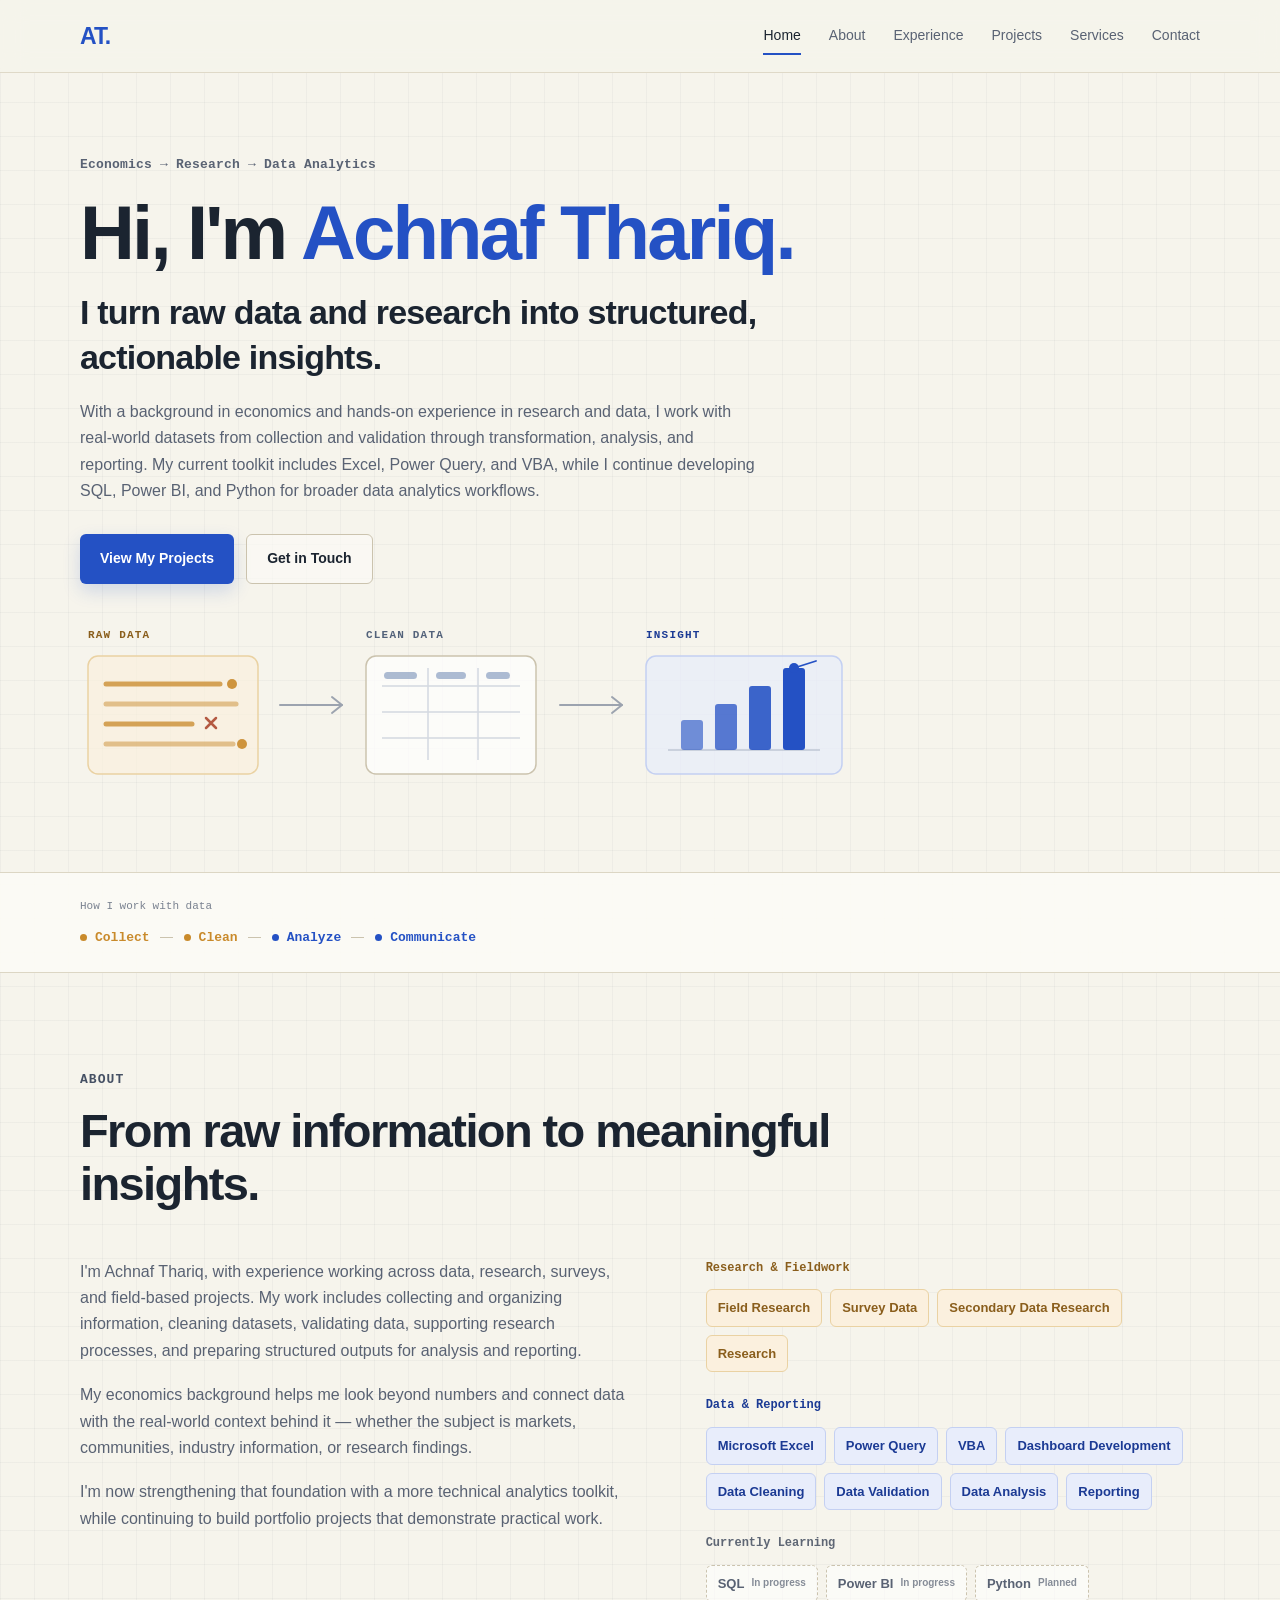
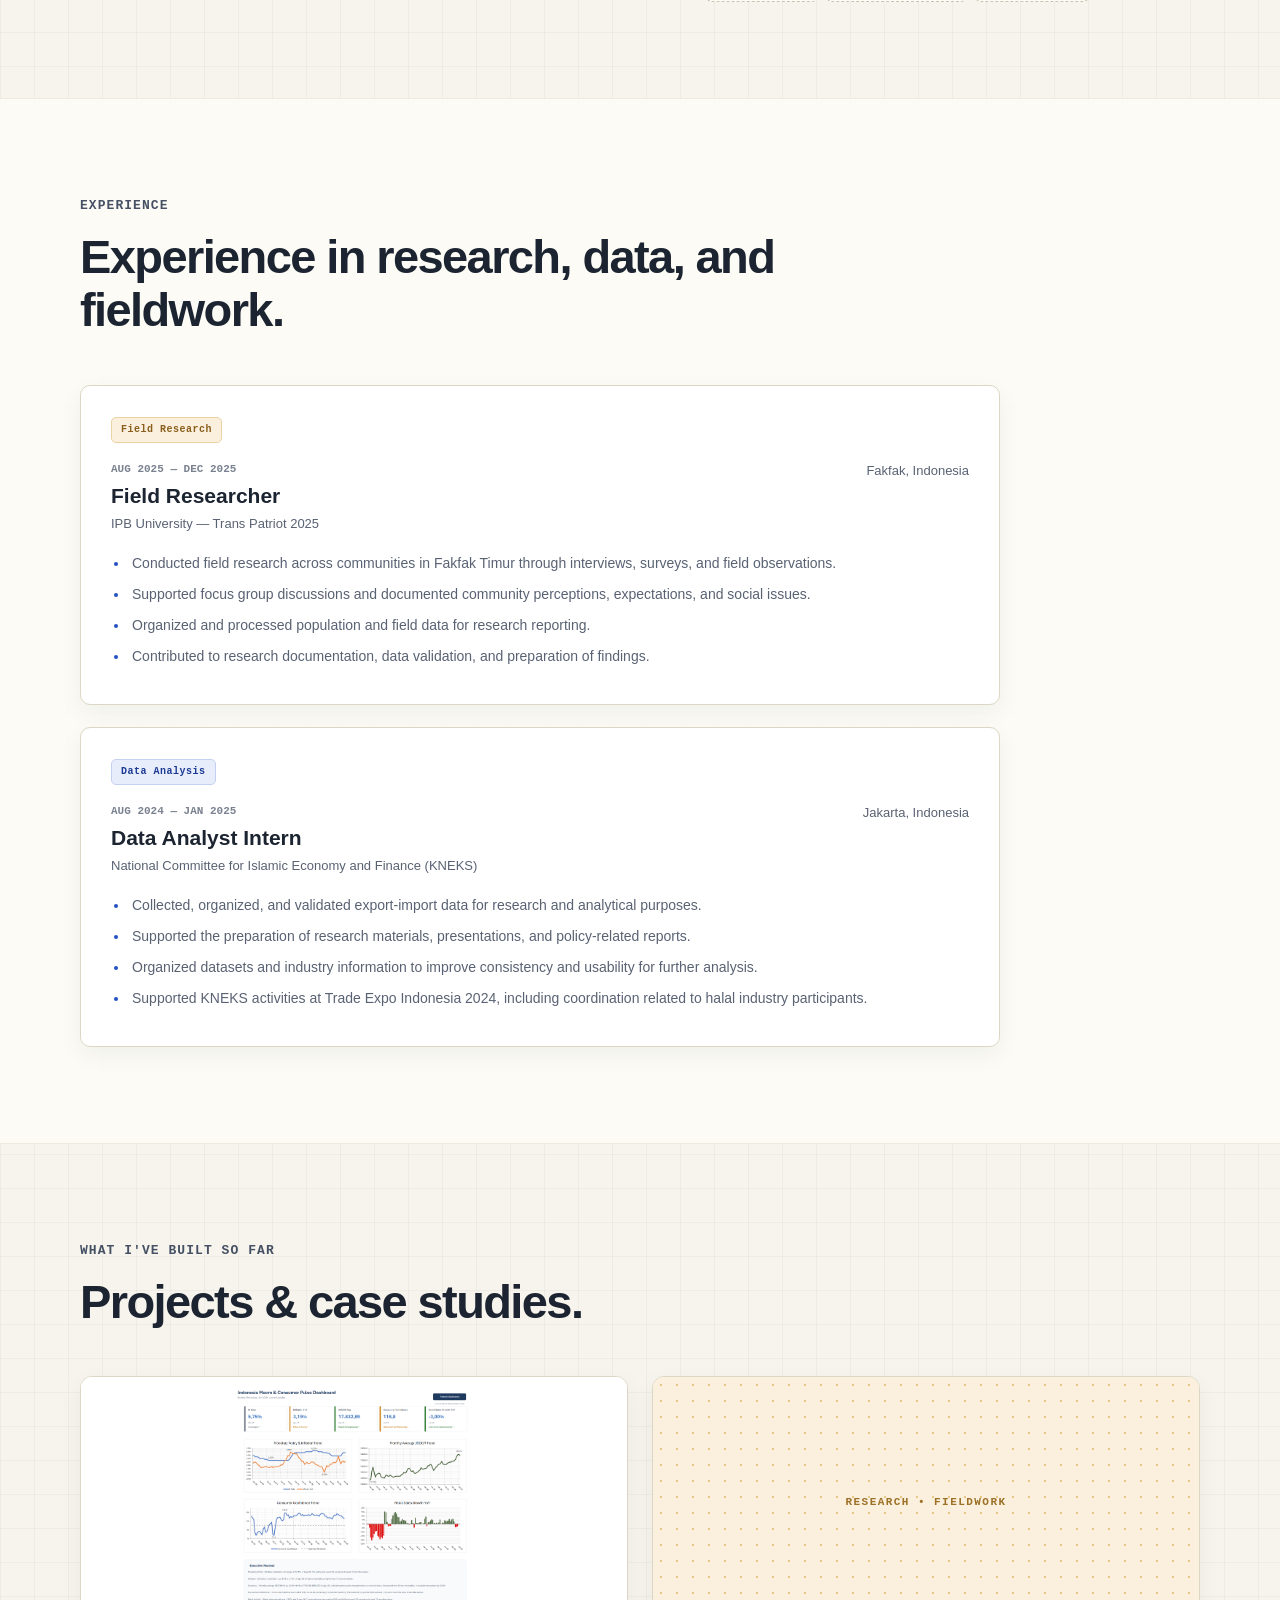
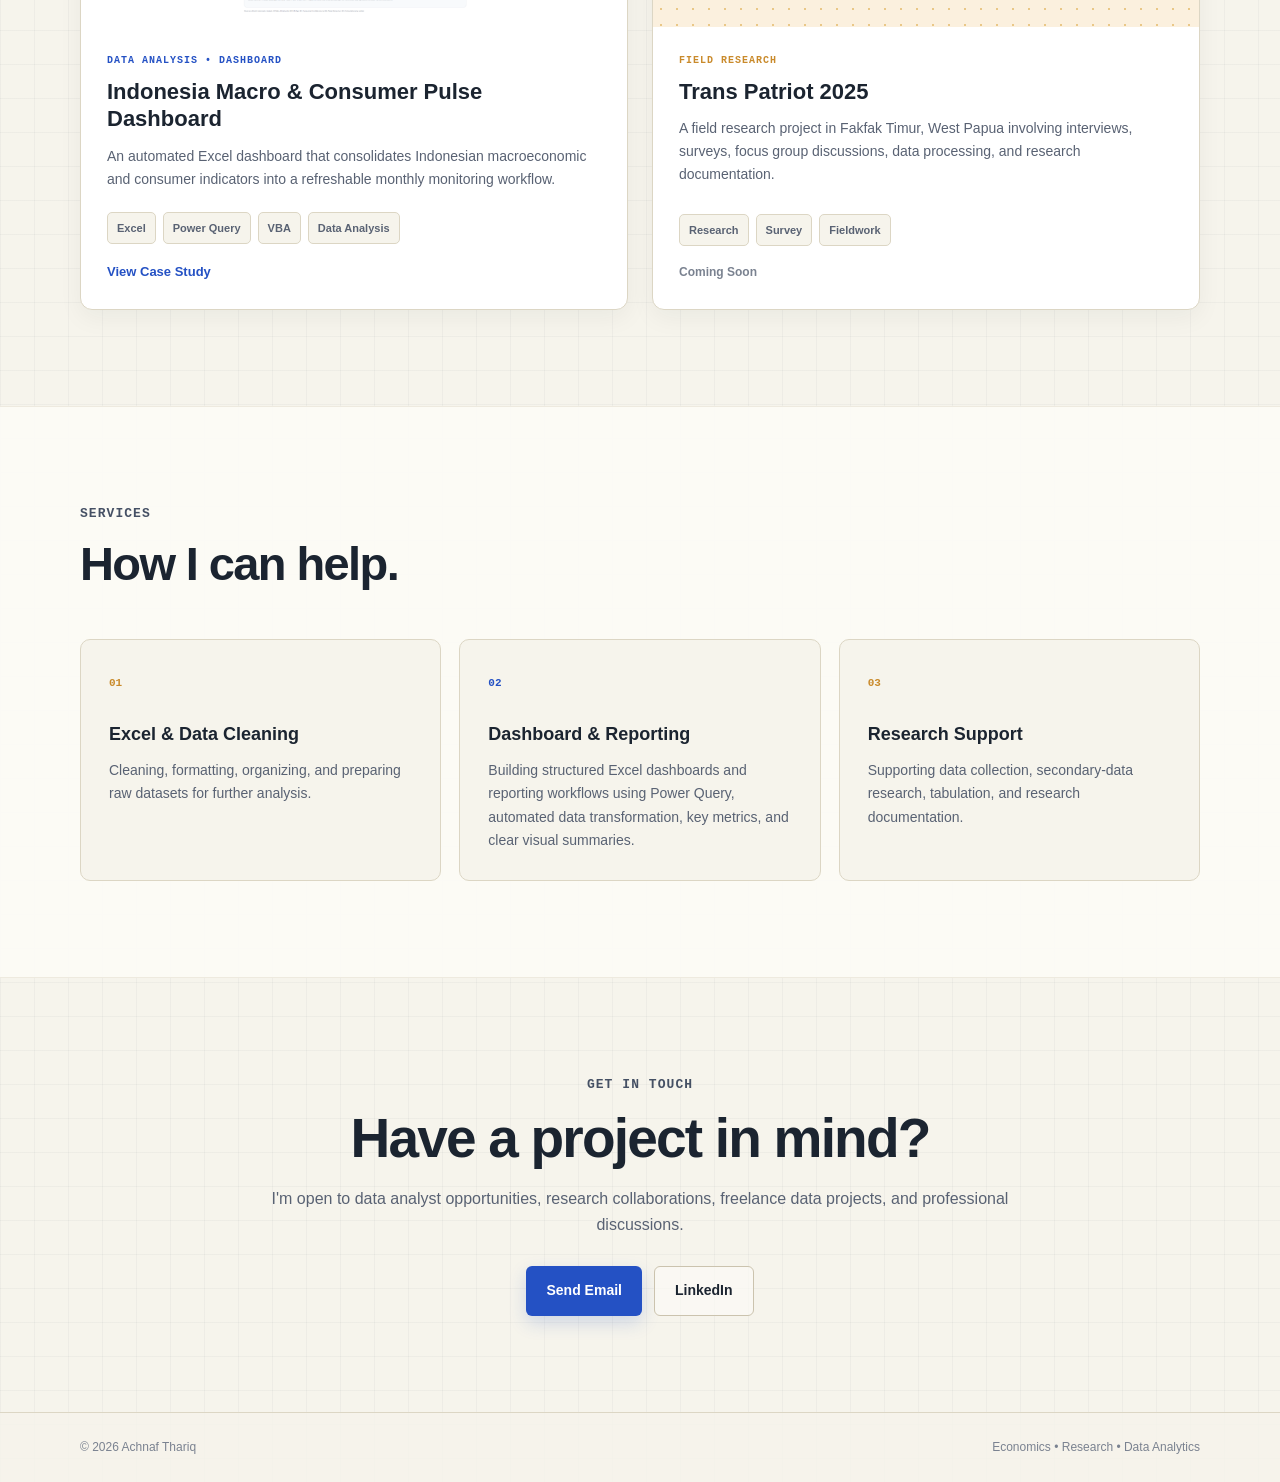
<file: index.html>
<!DOCTYPE html>
<html lang="en">
<head>
    <meta charset="UTF-8">
    <meta name="viewport" content="width=device-width, initial-scale=1.0">

    <link rel="icon" type="image/png" href="/favicon.png">

    <title>
        Achnaf Thariq | Data, Research & Economics Portfolio
    </title>

    <meta
        name="description"
        content="Official portfolio of Achnaf Thariq featuring projects and experience in data processing, research, Microsoft Excel, economics, and fieldwork."
    >

    <link
        rel="canonical"
        href="https://www.achnafthariq.com/"
    >

    <meta property="og:type" content="website">

    <meta
        property="og:title"
        content="Achnaf Thariq | Data, Research & Economics Portfolio"
    >

    <meta
        property="og:description"
        content="Explore Achnaf Thariq's portfolio, experience, and projects in data processing, research, Excel, economics, and fieldwork."
    >

    <meta
        property="og:url"
        content="https://www.achnafthariq.com/"
    >

    <meta property="og:site_name" content="Achnaf Thariq">

    <meta
        property="og:image"
        content="https://www.achnafthariq.com/images/og-preview.png"
    >

    <meta
        property="og:image:type"
        content="image/png"
    >

    <meta
        property="og:image:alt"
        content="Achnaf Thariq - Data, Research and Economics Portfolio"
    >

    <meta
        name="twitter:card"
        content="summary_large_image"
    >

    <meta
        name="twitter:title"
        content="Achnaf Thariq | Data, Research & Economics Portfolio"
    >

    <meta
        name="twitter:description"
        content="Explore Achnaf Thariq's portfolio, experience, and projects in data processing, research, Excel, economics, and fieldwork."
    >

    <meta
        name="twitter:image"
        content="https://www.achnafthariq.com/images/og-preview.png"
    >

    <script type="application/ld+json">
    {
        "@context": "https://schema.org",
        "@type": "Person",
        "name": "Achnaf Thariq",
        "url": "https://www.achnafthariq.com/",
        "sameAs": [
            "https://www.linkedin.com/in/achnafthariq/"
        ],
        "knowsAbout": [
            "Data Processing",
            "Data Cleaning",
            "Microsoft Excel",
            "Research",
            "Economics",
            "Data Analysis",
            "Field Research"
        ]
    }
    </script>

    <link rel="stylesheet" href="style.css">
</head>

<body>

    <!-- NAVBAR -->
    <header class="header">
        <nav class="navbar container" aria-label="Primary navigation">
            <a href="#home" class="logo" aria-label="Achnaf Thariq home">AT.</a>

            <button
                class="menu-button"
                id="menuButton"
                aria-label="Open navigation menu"
                aria-expanded="false"
                aria-controls="navLinks"
            >
                ☰
            </button>

            <div class="nav-links" id="navLinks">
                <a href="#home">Home</a>
                <a href="#about">About</a>
                <a href="#experience">Experience</a>
                <a href="#projects">Projects</a>
                <a href="#services">Services</a>
                <a href="#contact">Contact</a>
            </div>
        </nav>
    </header>

    <main>

        <!-- HERO -->
        <section class="hero" id="home">
            <div class="container hero-content">
                <p class="eyebrow">Economics → Research → Data Analytics</p>

                <h1>Hi, I'm <span>Achnaf Thariq.</span></h1>

                <h2>I turn raw data and research into structured, actionable insights.</h2>

                <p class="hero-description">
                    With a background in economics and hands-on experience in research and data,
                    I work with real-world datasets from collection and validation through
                    transformation, analysis, and reporting. My current toolkit includes Excel,
                    Power Query, and VBA, while I continue developing SQL, Power BI, and Python
                    for broader data analytics workflows.
                </p>

                <div class="hero-buttons">
                    <a href="#projects" class="button primary">View My Projects</a>
                    <a href="#contact" class="button secondary">Get in Touch</a>
                </div>

                <svg class="hero-graphic" viewBox="0 0 780 190" xmlns="http://www.w3.org/2000/svg" role="img" aria-labelledby="heroGraphicTitle heroGraphicDesc">
                    <title id="heroGraphicTitle">From raw data to useful insight</title>
                    <desc id="heroGraphicDesc">A three-stage illustration showing messy raw data becoming a clean table and then a clear analytical chart.</desc>

                    <!-- RAW DATA -->
                    <g transform="translate(8 20)">
                        <text x="0" y="0" class="hero-graphic-label field-label">RAW DATA</text>
                        <rect x="0" y="18" width="170" height="118" rx="10" class="hero-panel raw-panel"/>
                        <line x1="18" y1="46" x2="132" y2="46" class="raw-line"/>
                        <line x1="18" y1="66" x2="148" y2="66" class="raw-line short"/>
                        <line x1="18" y1="86" x2="104" y2="86" class="raw-line"/>
                        <line x1="18" y1="106" x2="145" y2="106" class="raw-line short"/>
                        <circle cx="144" cy="46" r="5" class="raw-dot"/>
                        <path d="M118 80 l10 10 M128 80 l-10 10" class="raw-error"/>
                        <circle cx="154" cy="106" r="5" class="raw-dot"/>
                    </g>

                    <!-- ARROW 1 -->
                    <g class="flow-arrow" transform="translate(200 87)">
                        <line x1="0" y1="0" x2="62" y2="0"/>
                        <path d="M52 -8 L62 0 L52 8"/>
                    </g>

                    <!-- CLEAN DATA -->
                    <g transform="translate(286 20)">
                        <text x="0" y="0" class="hero-graphic-label clean-label">CLEAN DATA</text>
                        <rect x="0" y="18" width="170" height="118" rx="10" class="hero-panel clean-panel"/>
                        <line x1="16" y1="48" x2="154" y2="48" class="table-line"/>
                        <line x1="16" y1="74" x2="154" y2="74" class="table-line"/>
                        <line x1="16" y1="100" x2="154" y2="100" class="table-line"/>
                        <line x1="62" y1="30" x2="62" y2="122" class="table-line"/>
                        <line x1="112" y1="30" x2="112" y2="122" class="table-line"/>
                        <rect x="18" y="34" width="33" height="7" rx="3.5" class="table-cell"/>
                        <rect x="70" y="34" width="30" height="7" rx="3.5" class="table-cell"/>
                        <rect x="120" y="34" width="24" height="7" rx="3.5" class="table-cell"/>
                    </g>

                    <!-- ARROW 2 -->
                    <g class="flow-arrow" transform="translate(480 87)">
                        <line x1="0" y1="0" x2="62" y2="0"/>
                        <path d="M52 -8 L62 0 L52 8"/>
                    </g>

                    <!-- INSIGHT -->
                    <g transform="translate(566 20)">
                        <text x="0" y="0" class="hero-graphic-label insight-label">INSIGHT</text>
                        <rect x="0" y="18" width="196" height="118" rx="10" class="hero-panel insight-panel"/>
                        <line x1="22" y1="112" x2="174" y2="112" class="chart-axis"/>
                        <rect x="35" y="82" width="22" height="30" rx="3" class="chart-bar bar-1"/>
                        <rect x="69" y="66" width="22" height="46" rx="3" class="chart-bar bar-2"/>
                        <rect x="103" y="48" width="22" height="64" rx="3" class="chart-bar bar-3"/>
                        <rect x="137" y="30" width="22" height="82" rx="3" class="chart-bar bar-4"/>
                        <circle cx="148" cy="30" r="5" class="insight-dot"/>
                        <path d="M148 30 L170 23" class="insight-pointer"/>
                    </g>
                </svg>
            </div>
        </section>

        <!-- DATA WORKFLOW -->
        <section class="pipeline" aria-label="How I work with data">
            <div class="container">
                <p class="pipeline-caption">How I work with data</p>
                <div class="pipeline-steps">
                    <div class="pipeline-step field"><span class="dot"></span>Collect</div>
                    <div class="pipeline-step field"><span class="dot"></span>Clean</div>
                    <div class="pipeline-step data"><span class="dot"></span>Analyze</div>
                    <div class="pipeline-step data"><span class="dot"></span>Communicate</div>
                </div>
            </div>
        </section>

        <!-- ABOUT -->
        <section class="section" id="about">
            <div class="container">
                <p class="section-label">ABOUT</p>
                <h2 class="section-title">From raw information to meaningful insights.</h2>

                <div class="about-grid">
                    <div class="about-copy">
                        <p>
                            I'm Achnaf Thariq, with experience working across data, research,
                            surveys, and field-based projects. My work includes collecting and
                            organizing information, cleaning datasets, validating data, supporting
                            research processes, and preparing structured outputs for analysis and reporting.
                        </p>
                        <p>
                            My economics background helps me look beyond numbers and connect data
                            with the real-world context behind it — whether the subject is markets,
                            communities, industry information, or research findings.
                        </p>
                        <p>
                            I'm now strengthening that foundation with a more technical analytics toolkit,
                            while continuing to build portfolio projects that demonstrate practical work.
                        </p>
                    </div>

                    <div class="skills">
                        <div class="skill-group">
                            <p class="skill-group-title field-title">Research &amp; Fieldwork</p>
                            <div class="skill-group-items">
                                <span class="skill field-skill">Field Research</span>
                                <span class="skill field-skill">Survey Data</span>
                                <span class="skill field-skill">Secondary Data Research</span>
                                <span class="skill field-skill">Research</span>
                            </div>
                        </div>

                        <div class="skill-group">
                            <p class="skill-group-title data-title">Data &amp; Reporting</p>

                            <div class="skill-group-items">
                                <span class="skill data-skill">Microsoft Excel</span>
                                <span class="skill data-skill">Power Query</span>
                                <span class="skill data-skill">VBA</span>
                                <span class="skill data-skill">Dashboard Development</span>
                                <span class="skill data-skill">Data Cleaning</span>
                                <span class="skill data-skill">Data Validation</span>
                                <span class="skill data-skill">Data Analysis</span>
                                <span class="skill data-skill">Reporting</span>
                            </div>
                        </div>

                        <div class="skill-group learning-group">
                            <p class="skill-group-title learning-title">Currently Learning</p>
                            <div class="skill-group-items">
                                <span class="skill learning-skill">SQL <small>In progress</small></span>
                                <span class="skill learning-skill">Power BI <small>In progress</small></span>
                                <span class="skill learning-skill">Python <small>Planned</small></span>
                            </div>
                        </div>
                    </div>
                </div>
            </div>
        </section>

        <!-- EXPERIENCE -->
        <section class="section section-alt" id="experience">
            <div class="container">
                <p class="section-label">EXPERIENCE</p>
                <h2 class="section-title">Experience in research, data, and fieldwork.</h2>

                <div class="timeline">
                    <article class="timeline-item">
                        <span class="stage-tag field">Field Research</span>
                        <div class="experience-header">
                            <div>
                                <p class="timeline-date">AUG 2025 — DEC 2025</p>
                                <h3>Field Researcher</h3>
                                <p class="experience-company">IPB University — Trans Patriot 2025</p>
                            </div>
                            <span class="experience-location">Fakfak, Indonesia</span>
                        </div>
                        <ul class="experience-list">
                            <li>Conducted field research across communities in Fakfak Timur through interviews, surveys, and field observations.</li>
                            <li>Supported focus group discussions and documented community perceptions, expectations, and social issues.</li>
                            <li>Organized and processed population and field data for research reporting.</li>
                            <li>Contributed to research documentation, data validation, and preparation of findings.</li>
                        </ul>
                    </article>

                    <article class="timeline-item">
                        <span class="stage-tag data">Data Analysis</span>
                        <div class="experience-header">
                            <div>
                                <p class="timeline-date">AUG 2024 — JAN 2025</p>
                                <h3>Data Analyst Intern</h3>
                                <p class="experience-company">National Committee for Islamic Economy and Finance (KNEKS)</p>
                            </div>
                            <span class="experience-location">Jakarta, Indonesia</span>
                        </div>
                        <ul class="experience-list">
                            <li>Collected, organized, and validated export-import data for research and analytical purposes.</li>
                            <li>Supported the preparation of research materials, presentations, and policy-related reports.</li>
                            <li>Organized datasets and industry information to improve consistency and usability for further analysis.</li>
                            <li>Supported KNEKS activities at Trade Expo Indonesia 2024, including coordination related to halal industry participants.</li>
                        </ul>
                    </article>
                </div>
            </div>
        </section>

        <!-- PROJECTS -->
        <section class="section" id="projects">
            <div class="container">
                <p class="section-label">WHAT I'VE BUILT SO FAR</p>
                <h2 class="section-title">Projects &amp; case studies.</h2>

                <div class="project-grid">
                    <article class="project-card data-card">
                        <div class="project-image project-image-real">
                            <img
                                src="images/projects/dashboard_preview.png"
                                alt="Indonesia Macro and Consumer Pulse Dashboard preview"
                                loading="lazy"
                            >
                        </div>

                        <div class="project-content">
                            <p class="project-type data-text">DATA ANALYSIS • DASHBOARD</p>

                            <h3>Indonesia Macro &amp; Consumer Pulse Dashboard</h3>

                            <p>
                                An automated Excel dashboard that consolidates Indonesian
                                macroeconomic and consumer indicators into a refreshable
                                monthly monitoring workflow.
                            </p>

                            <div class="project-tags">
                                <span>Excel</span>
                                <span>Power Query</span>
                                <span>VBA</span>
                                <span>Data Analysis</span>
                            </div>

                            <a
                                href="projects/indonesia-macro-consumer-pulse.html"
                                class="project-link"
                            >
                                View Case Study
                            </a>
                        </div>
                    </article>

                    <article class="project-card field-card">
                        <div class="project-image field-image"><span>RESEARCH • FIELDWORK</span></div>
                        <div class="project-content">
                            <p class="project-type field-text">FIELD RESEARCH</p>
                            <h3>Trans Patriot 2025</h3>
                            <p>A field research project in Fakfak Timur, West Papua involving interviews, surveys, focus group discussions, data processing, and research documentation.</p>
                            <div class="project-tags">
                                <span>Research</span><span>Survey</span><span>Fieldwork</span>
                            </div>
                            <span class="project-coming">Coming Soon</span>
                        </div>
                    </article>
                </div>
            </div>
        </section>

        <!-- SERVICES -->
        <section class="section section-alt" id="services">
            <div class="container">
                <p class="section-label">SERVICES</p>
                <h2 class="section-title">How I can help.</h2>

                <div class="card-grid">
                    <article class="card">
                        <span class="card-number field-text">01</span>
                        <h3>Excel &amp; Data Cleaning</h3>
                        <p>Cleaning, formatting, organizing, and preparing raw datasets for further analysis.</p>
                    </article>

                    <article class="card">
                        <span class="card-number data-text">02</span>
                        <h3>Dashboard &amp; Reporting</h3>
                        <p>
                            Building structured Excel dashboards and reporting workflows using
                            Power Query, automated data transformation, key metrics, and clear visual summaries.
                        </p>
                    </article>

                    <article class="card">
                        <span class="card-number field-text">03</span>
                        <h3>Research Support</h3>
                        <p>Supporting data collection, secondary-data research, tabulation, and research documentation.</p>
                    </article>
                </div>
            </div>
        </section>

        <!-- CONTACT -->
        <section class="contact section" id="contact">
            <div class="container contact-content">
                <p class="section-label">GET IN TOUCH</p>
                <h2>Have a project in mind?</h2>
                <p>I'm open to data analyst opportunities, research collaborations, freelance data projects, and professional discussions.</p>
                <div class="contact-buttons">
                    <a href="mailto:contact@achnafthariq.com" class="button primary">Send Email</a>
                    <a href="https://www.linkedin.com/in/achnafthariq/" class="button secondary" target="_blank" rel="noopener noreferrer">LinkedIn</a>
                </div>
            </div>
        </section>

    </main>

    <footer>
        <div class="container footer-content">
            <p>© <span id="year">2026</span> Achnaf Thariq</p>
            <p>Economics • Research • Data Analytics</p>
        </div>
    </footer>

    <script src="script.js"></script>
</body>
</html>
</file>
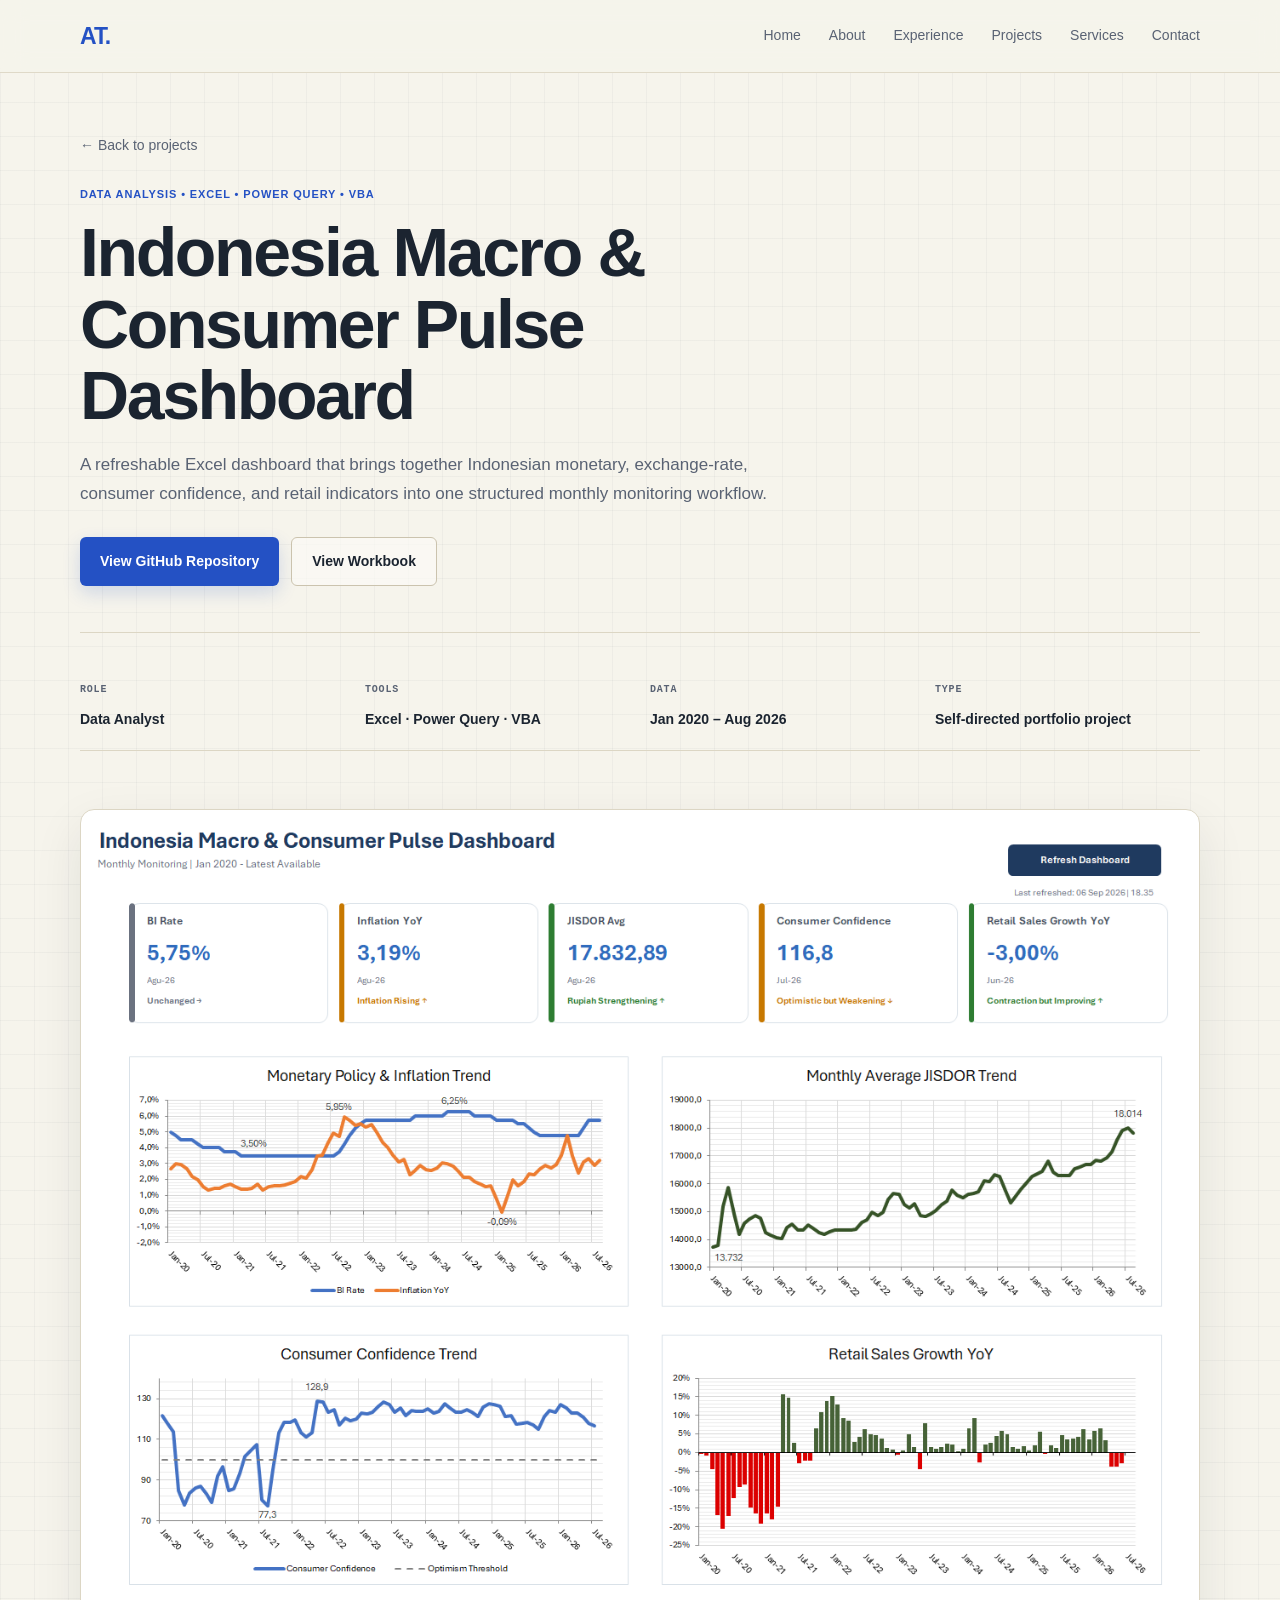
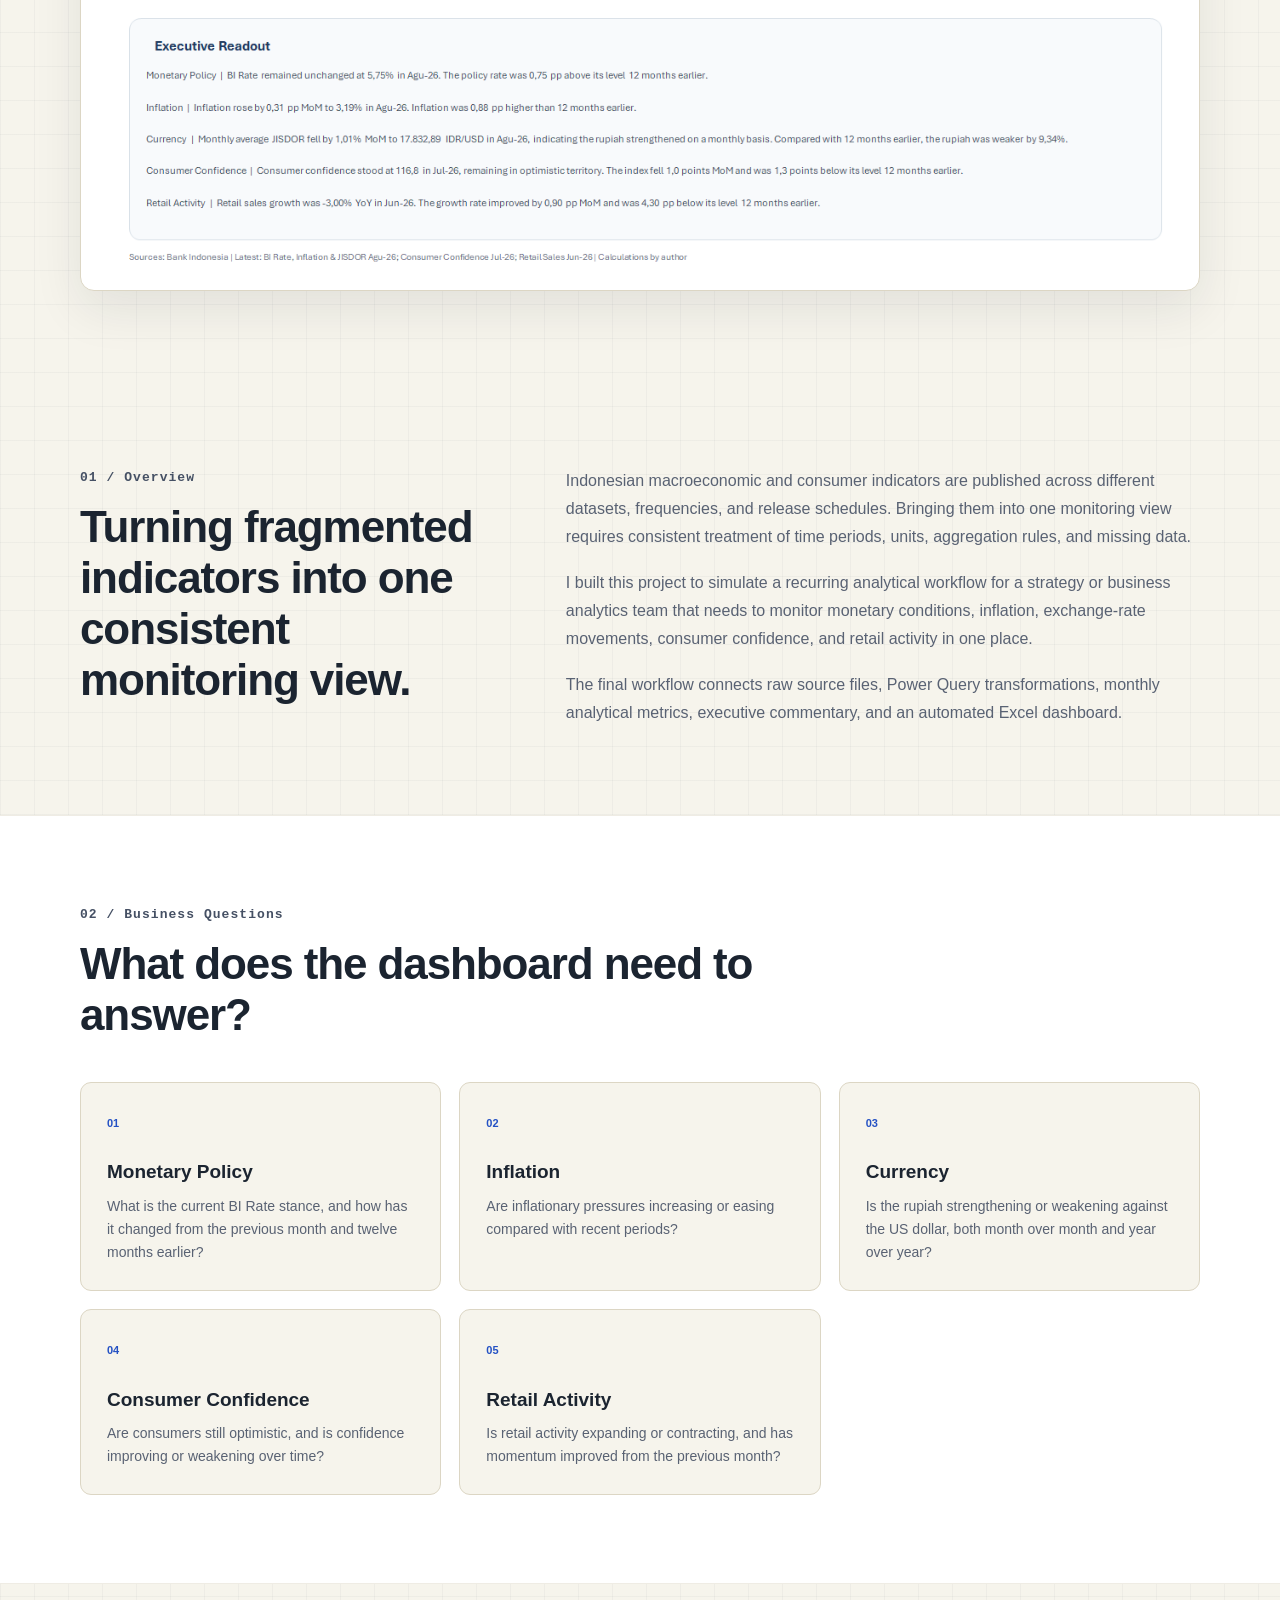
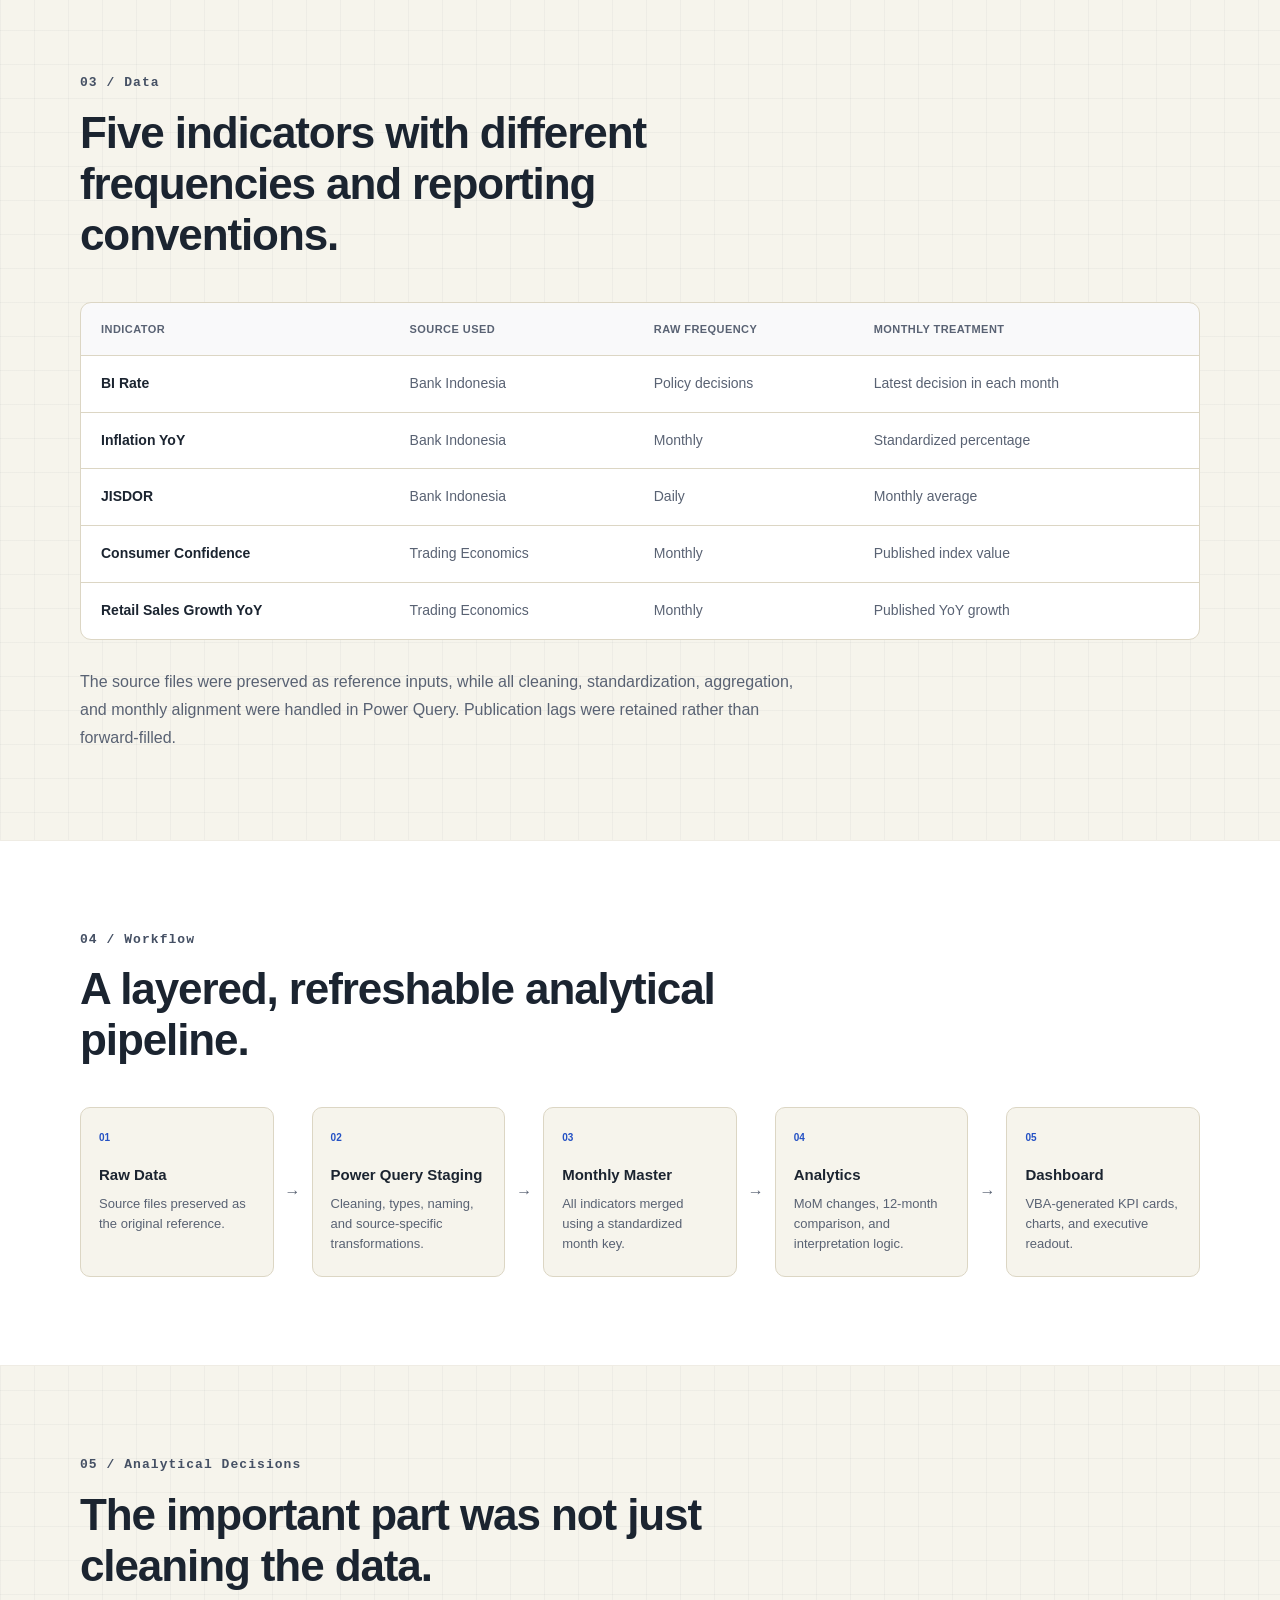
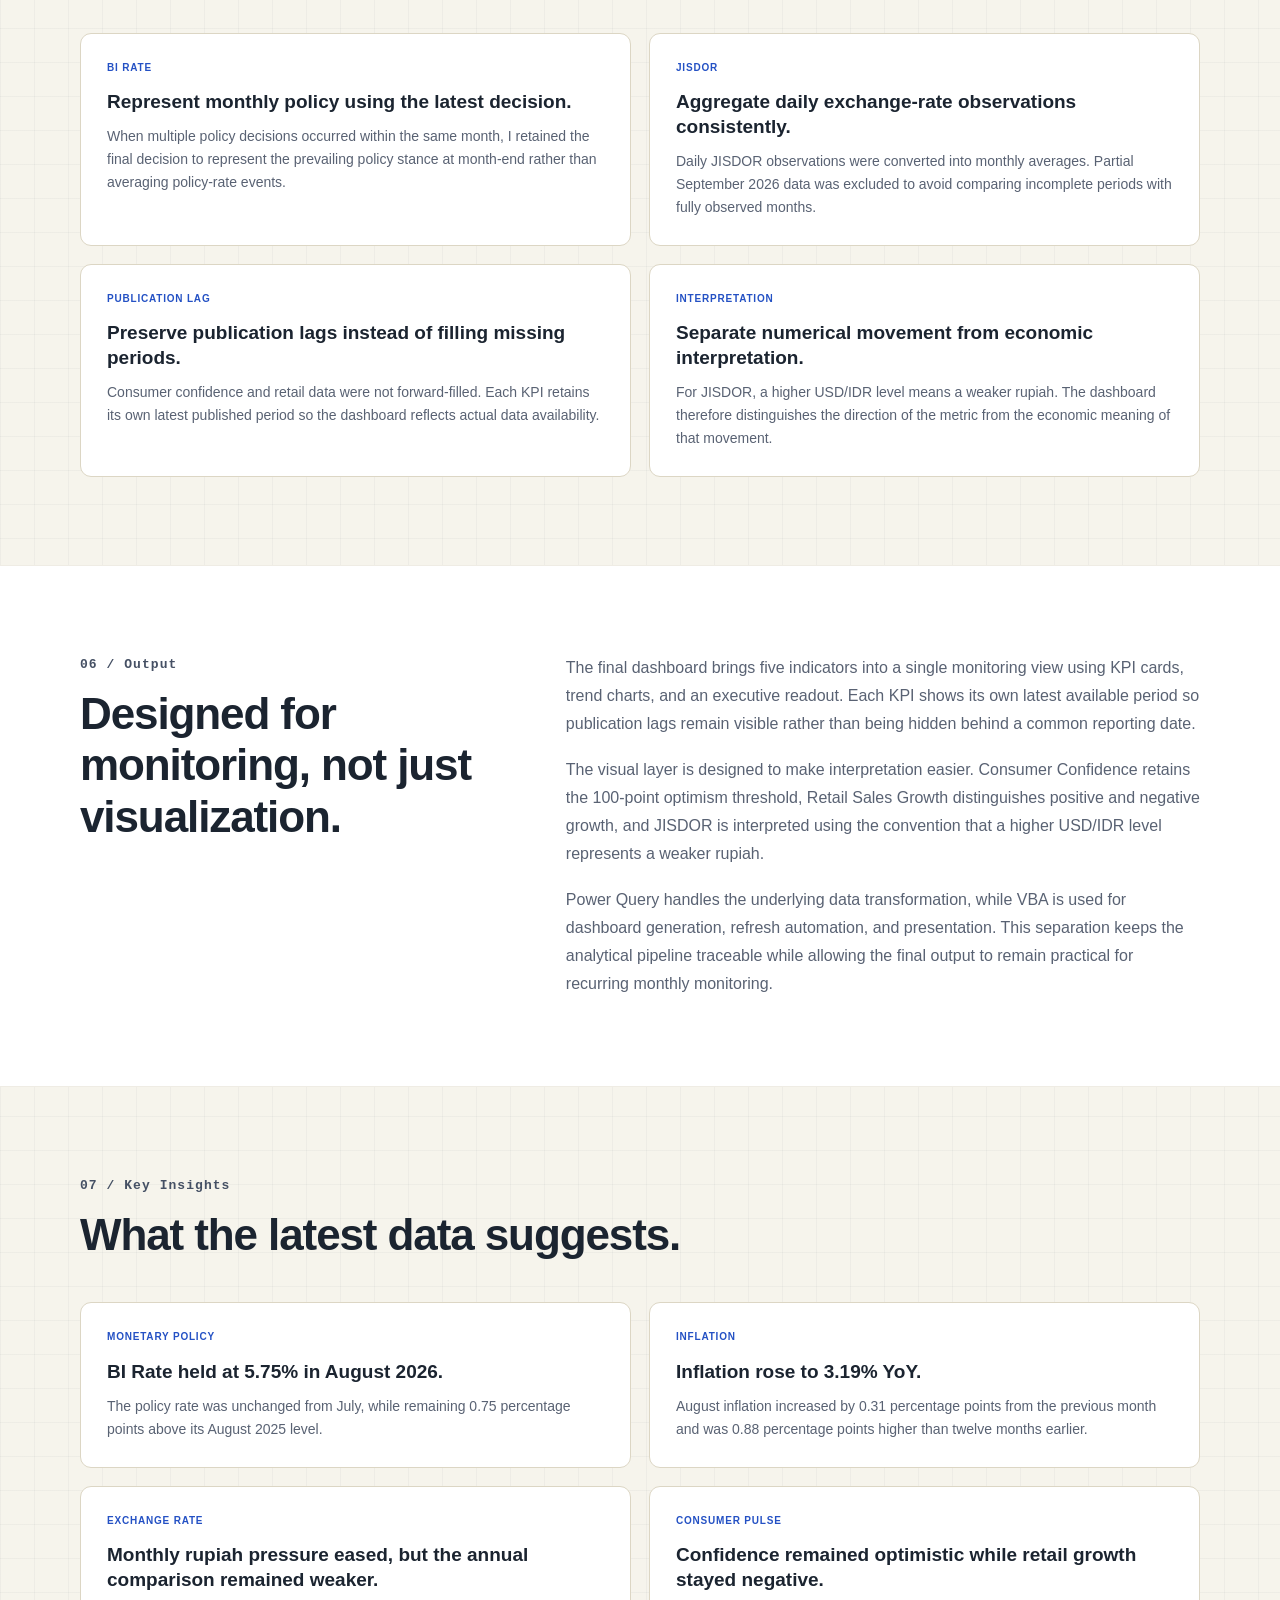
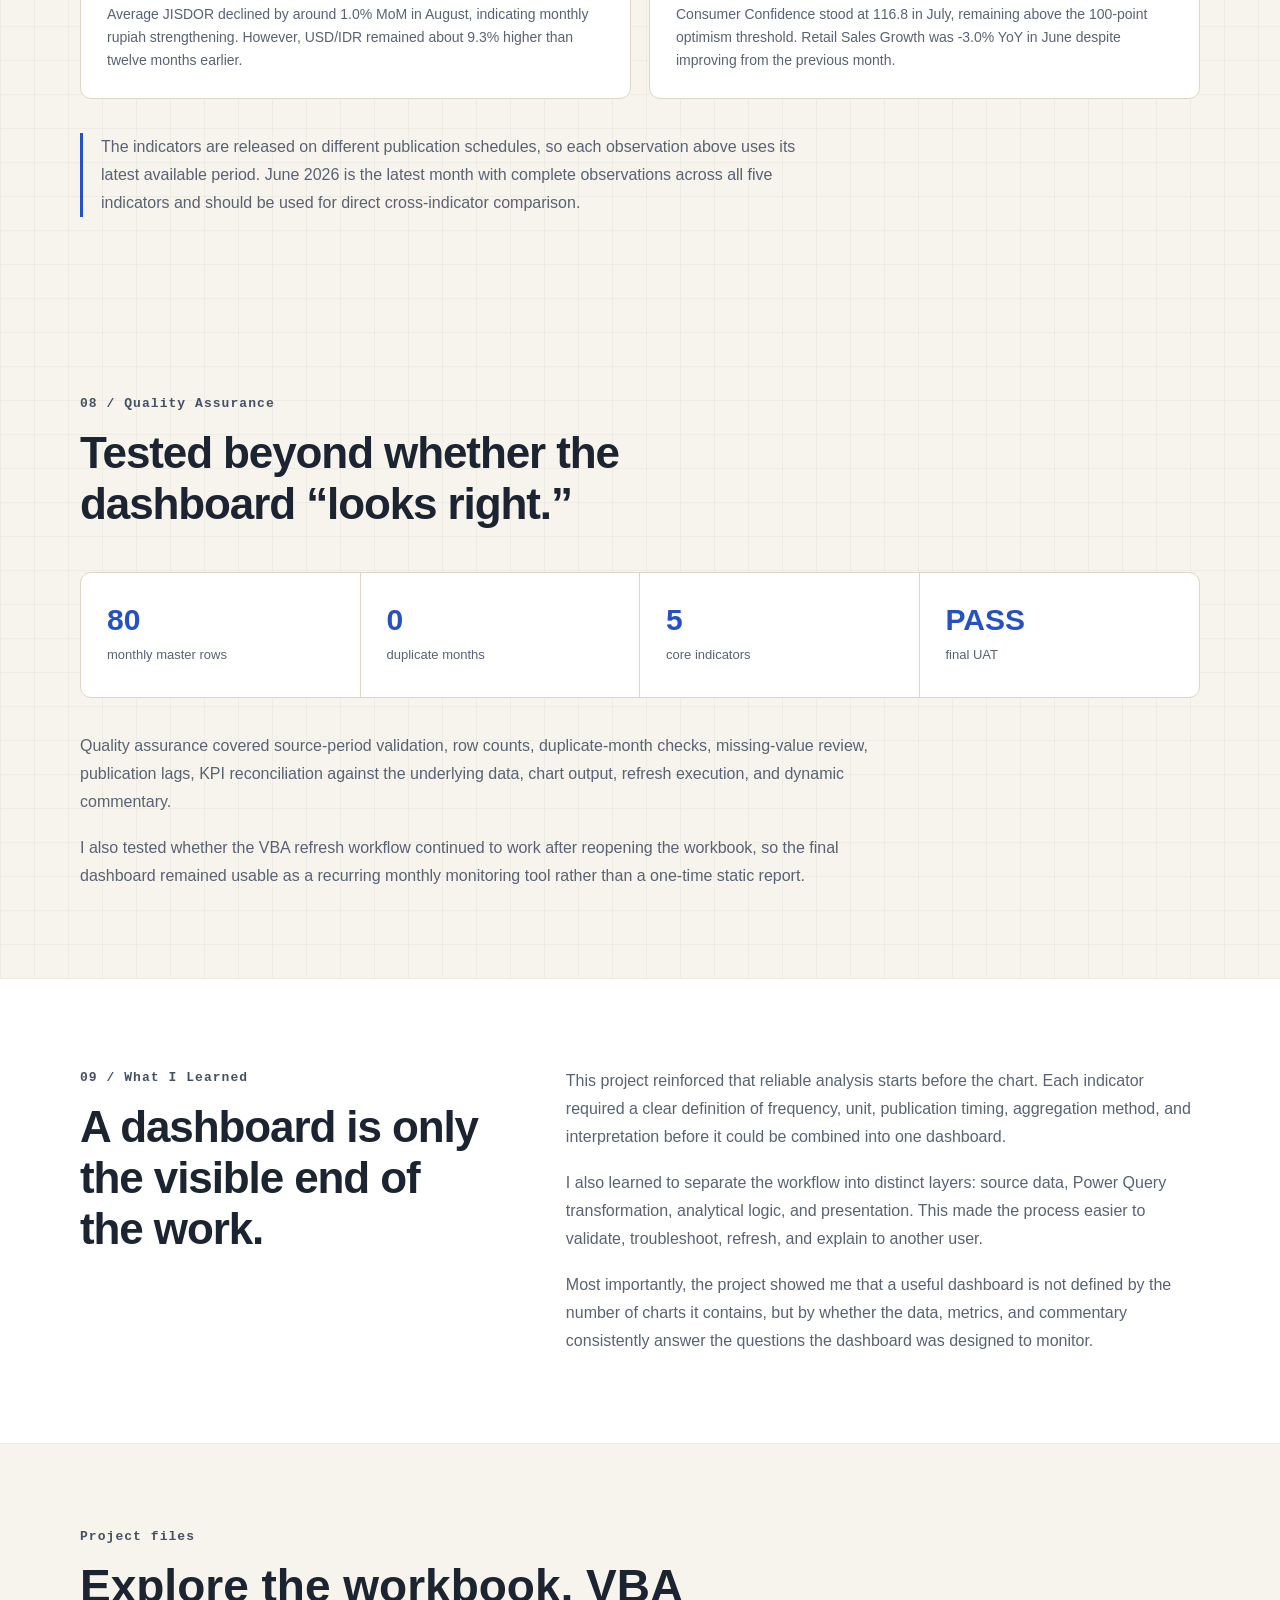
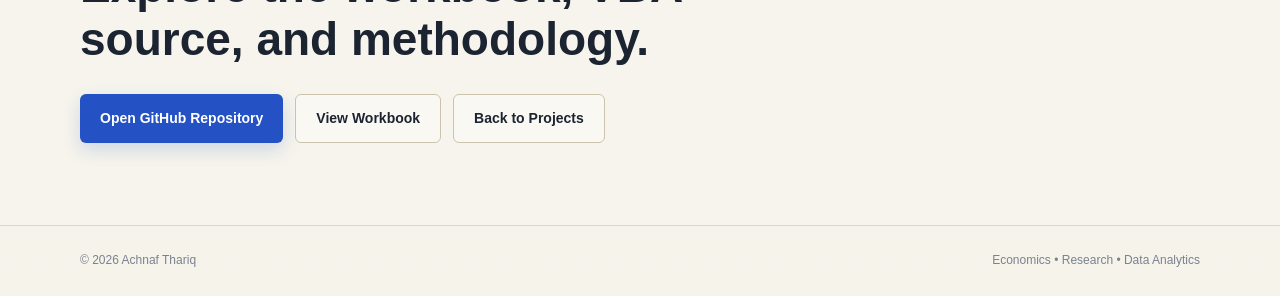
<file: projects/indonesia-macro-consumer-pulse.html>
<!DOCTYPE html>
<html lang="en">
<head>
    <meta charset="UTF-8">
    <meta name="viewport" content="width=device-width, initial-scale=1.0">

    <title>Indonesia Macro & Consumer Pulse Dashboard | Achnaf Thariq</title>

    <meta
        name="description"
        content="Case study of an automated Excel dashboard for monitoring Indonesia's monetary conditions, exchange rate, consumer confidence, and retail activity using Power Query and VBA."
    >

    <link rel="canonical" href="https://www.achnafthariq.com/projects/indonesia-macro-consumer-pulse">

    <meta property="og:title" content="Indonesia Macro & Consumer Pulse Dashboard">
    <meta property="og:description" content="An automated Excel, Power Query, and VBA dashboard for monitoring Indonesian macroeconomic and consumer indicators.">
    <meta property="og:type" content="website">
    <meta property="og:url" content="https://www.achnafthariq.com/projects/indonesia-macro-consumer-pulse">
    <meta property="og:image" content="https://www.achnafthariq.com/images/projects/dashboard_preview.png">
    <meta property="og:site_name" content="Achnaf Thariq">
    <meta property="og:image:alt" content="Indonesia Macro and Consumer Pulse Dashboard by Achnaf Thariq">
    <meta name="twitter:card" content="summary_large_image">
    <meta name="twitter:title" content="Indonesia Macro &amp; Consumer Pulse Dashboard | Achnaf Thariq">
    <meta name="twitter:description" content="An automated Excel, Power Query, and VBA dashboard for monitoring Indonesian macroeconomic and consumer indicators.">
    <meta name="twitter:image" content="https://www.achnafthariq.com/images/projects/dashboard_preview.png">

    <link rel="icon" href="../favicon.svg" type="image/svg+xml">
    <link rel="alternate icon" href="../favicon.png">

    <link rel="stylesheet" href="../style.css">
</head>

<body>

    <header class="header">
        <nav class="navbar container">

            <a href="../index.html#home" class="logo" aria-label="Achnaf Thariq home">AT.</a>
            <button
                class="menu-button"
                id="menuButton"
                aria-label="Open navigation menu"
                aria-expanded="false"
                aria-controls="navLinks"
            >
                ☰
            </button>

            <div class="nav-links" id="navLinks">
                <a href="../index.html#home">Home</a>
                <a href="../index.html#about">About</a>
                <a href="../index.html#experience">Experience</a>
                <a href="../index.html#projects">Projects</a>
                <a href="../index.html#services">Services</a>
                <a href="../index.html#contact">Contact</a>
            </div>

        </nav>
    </header>


    <main class="case-study">

        <!-- HERO -->
        <section class="case-hero">
            <div class="container">

                <a href="../index.html#projects" class="case-back">
                    ← Back to projects
                </a>

                <p class="case-eyebrow">
                    DATA ANALYSIS • EXCEL • POWER QUERY • VBA
                </p>

                <h1>
                    Indonesia Macro &amp;<br>
                    Consumer Pulse Dashboard
                </h1>

                <p class="case-intro">
                    A refreshable Excel dashboard that brings together Indonesian
                    monetary, exchange-rate, consumer confidence, and retail indicators
                    into one structured monthly monitoring workflow.
                </p>

                <div class="case-actions">
                    <a
                        href="https://github.com/achnafthariq/indonesia-macro-consumer-pulse-dashboard"
                        class="button primary"
                        target="_blank"
                        rel="noopener noreferrer"
                    >
                        View GitHub Repository
                    </a>

                    <a
                        href="https://github.com/achnafthariq/indonesia-macro-consumer-pulse-dashboard/blob/main/03_output/Indonesia_Macro_Consumer_Pulse_Dashboard.xlsm"
                        class="button secondary"
                        target="_blank"
                        rel="noopener noreferrer"
                    >
                        View Workbook
                    </a>
                </div>

                <div class="case-meta">
                    <div>
                        <span>ROLE</span>
                        <strong>Data Analyst</strong>
                    </div>

                    <div>
                        <span>TOOLS</span>
                        <strong>Excel · Power Query · VBA</strong>
                    </div>

                    <div>
                        <span>DATA</span>
                        <strong>Jan 2020 – Aug 2026</strong>
                    </div>

                    <div>
                        <span>TYPE</span>
                        <strong>Self-directed portfolio project</strong>
                    </div>
                </div>

            </div>
        </section>


        <!-- DASHBOARD PREVIEW -->
        <section class="case-dashboard-section">
            <div class="container">

                <div class="dashboard-frame">
                    <img
                        src="../images/projects/dashboard_preview.png"
                        alt="Indonesia Macro and Consumer Pulse Dashboard showing BI Rate, inflation, JISDOR, consumer confidence, and retail sales"
                    >
                </div>

            </div>
        </section>


        <!-- OVERVIEW -->
        <section class="section">
            <div class="container case-content-grid">

                <div>
                    <p class="section-label">01 / Overview</p>
                    <h2 class="case-section-title">
                        Turning fragmented indicators into one consistent monitoring view.
                    </h2>
                </div>

                <div class="case-copy">
                    <p>
                        Indonesian macroeconomic and consumer indicators are published
                        across different datasets, frequencies, and release schedules.
                        Bringing them into one monitoring view requires consistent
                        treatment of time periods, units, aggregation rules, and missing data.
                    </p>

                    <p>
                        I built this project to simulate a recurring analytical workflow
                        for a strategy or business analytics team that needs to monitor
                        monetary conditions, inflation, exchange-rate movements, consumer
                        confidence, and retail activity in one place.
                    </p>

                    <p>
                        The final workflow connects raw source files, Power Query
                        transformations, monthly analytical metrics, executive commentary,
                        and an automated Excel dashboard.
                    </p>
                </div>

            </div>
        </section>


        <!-- BUSINESS QUESTIONS -->
        <section class="section section-alt">
            <div class="container">

                <p class="section-label">02 / Business Questions</p>
                <h2 class="case-section-title">
                    What does the dashboard need to answer?
                </h2>

                <div class="question-grid">

                    <article class="case-card">
                        <span>01</span>
                        <h3>Monetary Policy</h3>
                        <p>
                            What is the current BI Rate stance, and how has it changed
                            from the previous month and twelve months earlier?
                        </p>
                    </article>

                    <article class="case-card">
                        <span>02</span>
                        <h3>Inflation</h3>
                        <p>
                            Are inflationary pressures increasing or easing compared
                            with recent periods?
                        </p>
                    </article>

                    <article class="case-card">
                        <span>03</span>
                        <h3>Currency</h3>
                        <p>
                            Is the rupiah strengthening or weakening against the US dollar,
                            both month over month and year over year?
                        </p>
                    </article>

                    <article class="case-card">
                        <span>04</span>
                        <h3>Consumer Confidence</h3>
                        <p>
                            Are consumers still optimistic, and is confidence improving
                            or weakening over time?
                        </p>
                    </article>

                    <article class="case-card">
                        <span>05</span>
                        <h3>Retail Activity</h3>
                        <p>
                            Is retail activity expanding or contracting, and has momentum
                            improved from the previous month?
                        </p>
                    </article>

                </div>

            </div>
        </section>


        <!-- DATA -->
        <section class="section">
            <div class="container">

                <p class="section-label">03 / Data</p>
                <h2 class="case-section-title">
                    Five indicators with different frequencies and reporting conventions.
                </h2>

                <div class="case-table-wrap">
                    <table class="case-table">
                        <thead>
                            <tr>
                                <th>Indicator</th>
                                <th>Source Used</th>
                                <th>Raw Frequency</th>
                                <th>Monthly Treatment</th>
                            </tr>
                        </thead>

                        <tbody>
                            <tr>
                                <td>BI Rate</td>
                                <td>Bank Indonesia</td>
                                <td>Policy decisions</td>
                                <td>Latest decision in each month</td>
                            </tr>

                            <tr>
                                <td>Inflation YoY</td>
                                <td>Bank Indonesia</td>
                                <td>Monthly</td>
                                <td>Standardized percentage</td>
                            </tr>

                            <tr>
                                <td>JISDOR</td>
                                <td>Bank Indonesia</td>
                                <td>Daily</td>
                                <td>Monthly average</td>
                            </tr>

                            <tr>
                                <td>Consumer Confidence</td>
                                <td>Trading Economics</td>
                                <td>Monthly</td>
                                <td>Published index value</td>
                            </tr>

                            <tr>
                                <td>Retail Sales Growth YoY</td>
                                <td>Trading Economics</td>
                                <td>Monthly</td>
                                <td>Published YoY growth</td>
                            </tr>
                        </tbody>
                    </table>
                </div>

                <div class="case-copy data-note">
                    <p>
                        The source files were preserved as reference inputs, while all
                        cleaning, standardization, aggregation, and monthly alignment were
                        handled in Power Query. Publication lags were retained rather than
                        forward-filled.
                    </p>
                </div>

            </div>
        </section>


        <!-- PIPELINE -->
        <section class="section section-alt">
            <div class="container">

                <p class="section-label">04 / Workflow</p>
                <h2 class="case-section-title">
                    A layered, refreshable analytical pipeline.
                </h2>

                <div class="case-pipeline">

                    <div>
                        <span>01</span>
                        <strong>Raw Data</strong>
                        <p>Source files preserved as the original reference.</p>
                    </div>

                    <div class="pipeline-arrow">→</div>

                    <div>
                        <span>02</span>
                        <strong>Power Query Staging</strong>
                        <p>Cleaning, types, naming, and source-specific transformations.</p>
                    </div>

                    <div class="pipeline-arrow">→</div>

                    <div>
                        <span>03</span>
                        <strong>Monthly Master</strong>
                        <p>All indicators merged using a standardized month key.</p>
                    </div>

                    <div class="pipeline-arrow">→</div>

                    <div>
                        <span>04</span>
                        <strong>Analytics</strong>
                        <p>MoM changes, 12-month comparison, and interpretation logic.</p>
                    </div>

                    <div class="pipeline-arrow">→</div>

                    <div>
                        <span>05</span>
                        <strong>Dashboard</strong>
                        <p>VBA-generated KPI cards, charts, and executive readout.</p>
                    </div>

                </div>

            </div>
        </section>


        <!-- KEY DECISIONS -->
        <section class="section">
            <div class="container">

                <p class="section-label">05 / Analytical Decisions</p>
                <h2 class="case-section-title">
                    The important part was not just cleaning the data.
                </h2>

                <div class="decision-grid">

                    <article class="case-card">
                        <p class="decision-label">BI RATE</p>
                        <h3>Represent monthly policy using the latest decision.</h3>
                        <p>
                            When multiple policy decisions occurred within the same month,
                            I retained the final decision to represent the prevailing policy
                            stance at month-end rather than averaging policy-rate events.
                        </p>
                    </article>

                    <article class="case-card">
                        <p class="decision-label">JISDOR</p>
                        <h3>Aggregate daily exchange-rate observations consistently.</h3>
                        <p>
                            Daily JISDOR observations were converted into monthly averages.
                            Partial September 2026 data was excluded to avoid comparing
                            incomplete periods with fully observed months.
                        </p>
                    </article>

                    <article class="case-card">
                        <p class="decision-label">PUBLICATION LAG</p>
                        <h3>Preserve publication lags instead of filling missing periods.</h3>
                        <p>
                            Consumer confidence and retail data were not forward-filled.
                            Each KPI retains its own latest published period so the dashboard
                            reflects actual data availability.
                        </p>
                    </article>

                    <article class="case-card">
                        <p class="decision-label">INTERPRETATION</p>
                        <h3>Separate numerical movement from economic interpretation.</h3>
                        <p>
                            For JISDOR, a higher USD/IDR level means a weaker rupiah.
                            The dashboard therefore distinguishes the direction of the metric
                            from the economic meaning of that movement.
                        </p>
                    </article>

                </div>

            </div>
        </section>


        <!-- OUTPUT -->
        <section class="section section-alt">
            <div class="container case-content-grid">

                <div>
                    <p class="section-label">06 / Output</p>
                    <h2 class="case-section-title">
                        Designed for monitoring, not just visualization.
                    </h2>
                </div>

                <div class="case-copy">
                    <p>
                        The final dashboard brings five indicators into a single monitoring
                        view using KPI cards, trend charts, and an executive readout. Each KPI
                        shows its own latest available period so publication lags remain visible
                        rather than being hidden behind a common reporting date.
                    </p>

                    <p>
                        The visual layer is designed to make interpretation easier. Consumer
                        Confidence retains the 100-point optimism threshold, Retail Sales Growth
                        distinguishes positive and negative growth, and JISDOR is interpreted
                        using the convention that a higher USD/IDR level represents a weaker rupiah.
                    </p>

                    <p>
                        Power Query handles the underlying data transformation, while VBA is
                        used for dashboard generation, refresh automation, and presentation.
                        This separation keeps the analytical pipeline traceable while allowing
                        the final output to remain practical for recurring monthly monitoring.
                    </p>
                </div>

            </div>
        </section>


        <!-- KEY INSIGHTS -->
        <section class="section">
            <div class="container">

                <p class="section-label">07 / Key Insights</p>

                <h2 class="case-section-title">
                    What the latest data suggests.
                </h2>

                <div class="decision-grid">

                    <article class="case-card">
                        <p class="decision-label">MONETARY POLICY</p>
                        <h3>BI Rate held at 5.75% in August 2026.</h3>
                        <p>
                            The policy rate was unchanged from July, while remaining
                            0.75 percentage points above its August 2025 level.
                        </p>
                    </article>

                    <article class="case-card">
                        <p class="decision-label">INFLATION</p>
                        <h3>Inflation rose to 3.19% YoY.</h3>
                        <p>
                            August inflation increased by 0.31 percentage points from
                            the previous month and was 0.88 percentage points higher
                            than twelve months earlier.
                        </p>
                    </article>

                    <article class="case-card">
                        <p class="decision-label">EXCHANGE RATE</p>
                        <h3>Monthly rupiah pressure eased, but the annual comparison remained weaker.</h3>
                        <p>
                            Average JISDOR declined by around 1.0% MoM in August,
                            indicating monthly rupiah strengthening. However, USD/IDR
                            remained about 9.3% higher than twelve months earlier.
                        </p>
                    </article>

                    <article class="case-card">
                        <p class="decision-label">CONSUMER PULSE</p>
                        <h3>Confidence remained optimistic while retail growth stayed negative.</h3>
                        <p>
                            Consumer Confidence stood at 116.8 in July, remaining above
                            the 100-point optimism threshold. Retail Sales Growth was
                            -3.0% YoY in June despite improving from the previous month.
                        </p>
                    </article>

                </div>

                <div class="case-copy insight-note">
                    <p>
                        The indicators are released on different publication schedules,
                        so each observation above uses its latest available period.
                        June 2026 is the latest month with complete observations across
                        all five indicators and should be used for direct cross-indicator
                        comparison.
                    </p>
                </div>

            </div>
        </section>


        <!-- QA -->
        <section class="section">
            <div class="container">

                <p class="section-label">08 / Quality Assurance</p>
                <h2 class="case-section-title">
                    Tested beyond whether the dashboard “looks right.”
                </h2>

                <div class="qa-grid">

                    <div class="qa-item">
                        <strong>80</strong>
                        <span>monthly master rows</span>
                    </div>

                    <div class="qa-item">
                        <strong>0</strong>
                        <span>duplicate months</span>
                    </div>

                    <div class="qa-item">
                        <strong>5</strong>
                        <span>core indicators</span>
                    </div>

                    <div class="qa-item">
                        <strong>PASS</strong>
                        <span>final UAT</span>
                    </div>

                </div>

                <div class="case-copy qa-copy">
                    <p>
                        Quality assurance covered source-period validation, row counts,
                        duplicate-month checks, missing-value review, publication lags,
                        KPI reconciliation against the underlying data, chart output,
                        refresh execution, and dynamic commentary.
                    </p>

                    <p>
                        I also tested whether the VBA refresh workflow continued to work
                        after reopening the workbook, so the final dashboard remained
                        usable as a recurring monthly monitoring tool rather than a
                        one-time static report.
                    </p>
                </div>

            </div>
        </section>


        <!-- LEARNINGS -->
        <section class="section section-alt">
            <div class="container case-content-grid">

                <div>
                    <p class="section-label">09 / What I Learned</p>
                    <h2 class="case-section-title">
                      A dashboard is only the visible end of the work.
                    </h2>
                </div>

                <div class="case-copy">
                  <p>
                      This project reinforced that reliable analysis starts before the chart.
                      Each indicator required a clear definition of frequency, unit,
                      publication timing, aggregation method, and interpretation before it
                      could be combined into one dashboard.
                  </p>

                  <p>
                      I also learned to separate the workflow into distinct layers:
                      source data, Power Query transformation, analytical logic, and
                      presentation. This made the process easier to validate, troubleshoot,
                      refresh, and explain to another user.
                  </p>

                  <p>
                      Most importantly, the project showed me that a useful dashboard is not
                      defined by the number of charts it contains, but by whether the data,
                      metrics, and commentary consistently answer the questions the dashboard
                      was designed to monitor.
                  </p>
                </div>

            </div>
        </section>


        <!-- CTA -->
        <section class="case-cta">
            <div class="container">

                <p class="section-label">Project files</p>

                <h2>
                    Explore the workbook, VBA source, and methodology.
                </h2>

                <div class="case-actions">
                    <a
                        href="https://github.com/achnafthariq/indonesia-macro-consumer-pulse-dashboard"
                        class="button primary"
                        target="_blank"
                        rel="noopener noreferrer"
                    >
                        Open GitHub Repository
                    </a>

                    <a
                        href="https://github.com/achnafthariq/indonesia-macro-consumer-pulse-dashboard/blob/main/03_output/Indonesia_Macro_Consumer_Pulse_Dashboard.xlsm"
                        class="button secondary"
                        target="_blank"
                        rel="noopener noreferrer"
                    >
                        View Workbook
                    </a>

                    <a
                        href="../index.html#projects"
                        class="button secondary"
                    >
                        Back to Projects
                    </a>
                </div>

            </div>
        </section>

    </main>


    <footer>
        <div class="container footer-content">
            <p>© <span id="year"></span> Achnaf Thariq</p>
            <p>Economics • Research • Data Analytics</p>
        </div>
    </footer>

    <script src="../script.js"></script>

</body>
</html>
</file>
<file: style.css>
/* =========================
   DESIGN TOKENS
========================= */

:root {
    --paper: #F6F4EC;
    --paper-deep: #F0EDE2;
    --surface: #FCFBF6;
    --surface-strong: #FFFFFF;
    --ink: #1B2430;
    --ink-soft: #596273;
    --ink-muted: #7A8290;
    --border: #DCD6C4;
    --border-strong: #CBC3AE;

    --blue: #2451C4;
    --blue-dark: #1B3A94;
    --blue-soft: #E8EDFB;
    --blue-border: #C4D0F2;

    --ochre: #C98A2B;
    --ochre-dark: #8A5E1C;
    --ochre-soft: #FBF0DE;
    --ochre-border: #EAD2A3;

    --shadow-sm: 0 8px 24px rgba(27, 36, 48, 0.05);
    --shadow-md: 0 14px 34px rgba(27, 36, 48, 0.08);

    --radius-sm: 6px;
    --radius-md: 10px;
    --radius-lg: 14px;

    --container: 1120px;
}

* {
    margin: 0;
    padding: 0;
    box-sizing: border-box;
}

html {
    scroll-behavior: smooth;
    scroll-padding-top: 84px;
}

body {
    font-family: "Segoe UI", "Helvetica Neue", Arial, sans-serif;
    background-color: var(--paper);
    color: var(--ink);
    line-height: 1.65;
    -webkit-font-smoothing: antialiased;
    text-rendering: optimizeLegibility;

    background-image:
        linear-gradient(rgba(27, 36, 48, 0.035) 1px, transparent 1px),
        linear-gradient(90deg, rgba(27, 36, 48, 0.035) 1px, transparent 1px);
    background-size: 34px 34px;
}

a {
    color: inherit;
    text-decoration: none;
}

button,
a {
    -webkit-tap-highlight-color: transparent;
}

img,
svg {
    max-width: 100%;
}

.container {
    width: min(var(--container), 90%);
    margin-inline: auto;
}

h1,
h2,
h3,
.logo,
.button {
    font-family: "Segoe UI", "Helvetica Neue", Arial, sans-serif;
}

::selection {
    background: var(--blue-soft);
    color: var(--ink);
}

/* =========================
   ACCESSIBILITY
========================= */

:focus-visible {
    outline: 3px solid rgba(36, 81, 196, 0.3);
    outline-offset: 3px;
    border-radius: 4px;
}

/* =========================
   NAVIGATION
========================= */

.header {
    position: fixed;
    width: 100%;
    top: 0;
    left: 0;
    background: rgba(246, 244, 236, 0.9);
    backdrop-filter: blur(12px);
    -webkit-backdrop-filter: blur(12px);
    border-bottom: 1px solid rgba(220, 214, 196, 0.9);
    z-index: 1000;
}

.navbar {
    height: 72px;
    display: flex;
    align-items: center;
    justify-content: space-between;
}

.logo {
    font-size: 23px;
    line-height: 1;
    font-weight: 800;
    letter-spacing: -0.8px;
    color: var(--blue);
}

.nav-links {
    display: flex;
    align-items: center;
    gap: 28px;
}

.nav-links a,
.case-nav a {
    position: relative;
    color: var(--ink-soft);
    font-size: 14px;
    font-weight: 500;
    transition: color 0.2s ease;
}

.nav-links a::after {
    content: "";
    position: absolute;
    left: 0;
    bottom: -7px;
    width: 100%;
    height: 2px;
    background: var(--blue);
    transform: scaleX(0);
    transform-origin: center;
    transition: transform 0.2s ease;
}

.nav-links a:hover,
.nav-links a.active,
.case-nav a:hover {
    color: var(--ink);
}

.nav-links a:hover::after,
.nav-links a.active::after {
    transform: scaleX(1);
}

.menu-button {
    display: none;
    background: transparent;
    border: 0;
    color: var(--ink);
    font-size: 25px;
    cursor: pointer;
    line-height: 1;
}

/* =========================
   HERO
========================= */

.hero {
    padding: 154px 0 64px;
}

.hero-content {
    max-width: 900px;
}

.eyebrow,
.section-label,
.pipeline-caption,
.timeline-date,
.skill-group-title,
.project-type,
.stage-tag,
.card-number,
.case-meta span,
.comparison-card > p,
.next-project p {
    font-family: ui-monospace, SFMono-Regular, Menlo, Monaco, Consolas, "Liberation Mono", monospace;
}

.eyebrow {
    color: var(--ink-soft);
    font-size: 13px;
    font-weight: 600;
    letter-spacing: 0.2px;
    margin-bottom: 18px;
}

.hero h1 {
    max-width: 880px;
    font-size: clamp(46px, 7vw, 76px);
    line-height: 1.04;
    letter-spacing: -2.8px;
    font-weight: 760;
    margin-bottom: 18px;
}

.hero h1 span {
    color: var(--blue);
}

.hero h2 {
    max-width: 770px;
    color: var(--ink);
    font-size: clamp(23px, 3vw, 34px);
    font-weight: 560;
    line-height: 1.3;
    letter-spacing: -0.8px;
    margin-bottom: 20px;
}

.hero-description {
    color: var(--ink-soft);
    max-width: 680px;
    font-size: 16px;
    margin-bottom: 30px;
}

.hero-buttons,
.contact-buttons {
    display: flex;
    gap: 12px;
    flex-wrap: wrap;
}

.button {
    display: inline-flex;
    align-items: center;
    justify-content: center;
    min-height: 46px;
    padding: 12px 20px;
    border-radius: var(--radius-sm);
    font-weight: 700;
    font-size: 14px;
    transition: transform 0.2s ease, box-shadow 0.2s ease, border-color 0.2s ease, color 0.2s ease;
}

.primary {
    background: var(--blue);
    color: #fff;
    box-shadow: 0 7px 18px rgba(36, 81, 196, 0.18);
}

.primary:hover {
    transform: translateY(-2px);
    box-shadow: 0 10px 24px rgba(36, 81, 196, 0.23);
}

.secondary {
    background: rgba(252, 251, 246, 0.68);
    border: 1px solid var(--border-strong);
    color: var(--ink);
}

.secondary:hover {
    border-color: var(--blue);
    color: var(--blue);
}

.hero-graphic {
    width: min(620px, 100%);
    height: auto;
    margin-top: 28px;
    display: block;
}

/* =========================
   DATA PIPELINE
========================= */

.pipeline {
    border-top: 1px solid var(--border);
    border-bottom: 1px solid var(--border);
    background: rgba(252, 251, 246, 0.94);
    padding: 24px 0;
}

.pipeline-caption {
    color: var(--ink-muted);
    font-size: 11px;
    margin-bottom: 12px;
}

.pipeline-steps {
    display: flex;
    align-items: center;
    gap: 10px;
    flex-wrap: wrap;
}

.pipeline-step {
    position: relative;
    display: flex;
    align-items: center;
    gap: 8px;
    padding-right: 24px;
    font-family: ui-monospace, SFMono-Regular, Menlo, Monaco, Consolas, monospace;
    font-size: 13px;
    font-weight: 600;
}

.pipeline-step:not(:last-child)::after {
    content: "";
    position: absolute;
    right: 1px;
    top: 50%;
    width: 13px;
    height: 1px;
    background: var(--border-strong);
}

.pipeline-step .dot {
    width: 7px;
    height: 7px;
    border-radius: 50%;
}

.pipeline-step.field {
    color: var(--ochre);
}

.pipeline-step.field .dot {
    background: var(--ochre);
}

.pipeline-step.data {
    color: var(--blue);
}

.pipeline-step.data .dot {
    background: var(--blue);
}

/* =========================
   SECTIONS
========================= */

.section {
    padding: 96px 0;
}

.section-alt {
    background: rgba(252, 251, 246, 0.97);
    border-top: 1px solid rgba(220, 214, 196, 0.45);
    border-bottom: 1px solid rgba(220, 214, 196, 0.45);
}

.section-label {
    color: var(--ink-muted);
    font-size: 11px;
    font-weight: 700;
    letter-spacing: 1.25px;
    margin-bottom: 14px;
}

.section-title {
    max-width: 900px;
    font-size: clamp(32px, 4.5vw, 47px);
    line-height: 1.14;
    letter-spacing: -1.6px;
    font-weight: 700;
    margin-bottom: 48px;
}

/* =========================
   ABOUT / SKILLS
========================= */

.about-grid {
    display: grid;
    grid-template-columns: 1.12fr 1fr;
    gap: 72px;
    align-items: start;
}

.about-copy p,
.about-grid > div:first-child > p {
    color: var(--ink-soft);
    font-size: 16px;
    margin-bottom: 18px;
}

.skills {
    display: block;
}

.skill-group {
    margin-bottom: 24px;
}

.skill-group:last-child {
    margin-bottom: 0;
}

.skill-group-title {
    font-size: 12px;
    font-weight: 700;
    margin-bottom: 11px;
}

.field-title {
    color: var(--ochre-dark);
}

.data-title {
    color: var(--blue-dark);
}

.learning-title {
    color: #5E6674;
}

.skill-group-items {
    display: flex;
    flex-wrap: wrap;
    gap: 8px;
}

.skill {
    display: inline-flex;
    align-items: center;
    gap: 7px;
    min-height: 34px;
    padding: 7px 11px;
    border-radius: var(--radius-sm);
    font-size: 13px;
    font-weight: 600;
}

.skill small {
    font-size: 10px;
    font-weight: 600;
    opacity: 0.72;
}

.field-skill {
    background: var(--ochre-soft);
    color: var(--ochre-dark);
    border: 1px solid var(--ochre-border);
}

.data-skill {
    background: var(--blue-soft);
    color: var(--blue-dark);
    border: 1px solid var(--blue-border);
}

.learning-skill {
    background: rgba(255, 255, 255, 0.6);
    color: var(--ink-soft);
    border: 1px dashed var(--border-strong);
}

/* =========================
   EXPERIENCE
========================= */

.timeline {
    max-width: 920px;
    display: flex;
    flex-direction: column;
    gap: 22px;
}

.timeline-item {
    background: var(--surface-strong);
    border: 1px solid var(--border);
    border-radius: var(--radius-md);
    padding: 28px 30px;
    box-shadow: var(--shadow-sm);
}

.stage-tag {
    display: inline-block;
    font-size: 10px;
    line-height: 1;
    font-weight: 700;
    letter-spacing: 0.5px;
    padding: 7px 9px;
    border-radius: 5px;
    margin-bottom: 17px;
}

.stage-tag.field {
    background: var(--ochre-soft);
    color: var(--ochre-dark);
    border: 1px solid var(--ochre-border);
}

.stage-tag.data {
    background: var(--blue-soft);
    color: var(--blue-dark);
    border: 1px solid var(--blue-border);
}

.experience-header {
    display: flex;
    justify-content: space-between;
    align-items: flex-start;
    gap: 30px;
    margin-bottom: 17px;
}

.timeline-date {
    color: var(--ink-muted);
    font-size: 11px;
    font-weight: 600;
    margin-bottom: 5px;
}

.timeline-item h3 {
    font-size: 21px;
    line-height: 1.25;
    margin-bottom: 4px;
    font-weight: 700;
}

.experience-company,
.experience-location {
    color: var(--ink-soft);
    font-size: 13px;
}

.experience-location {
    white-space: nowrap;
}

.experience-list {
    padding-left: 18px;
    max-width: 780px;
}

.experience-list li {
    color: var(--ink-soft);
    margin-bottom: 8px;
    padding-left: 3px;
    font-size: 14px;
}

.experience-list li::marker {
    color: var(--blue);
}

/* =========================
   PROJECTS
========================= */

.project-grid {
    display: grid;
    grid-template-columns: repeat(3, 1fr);
    gap: 20px;
}

.project-card {
    overflow: hidden;
    border-radius: var(--radius-md);
    background: var(--surface-strong);
    border: 1px solid var(--border);
    box-shadow: var(--shadow-sm);
    transition: transform 0.22s ease, box-shadow 0.22s ease, border-color 0.22s ease;
}

.project-card:hover {
    transform: translateY(-4px);
    box-shadow: var(--shadow-md);
}

.data-card:hover {
    border-color: var(--blue-border);
}

.field-card:hover {
    border-color: var(--ochre-border);
}

.project-image {
    height: 170px;
    display: flex;
    align-items: center;
    justify-content: center;
    padding: 20px;
    letter-spacing: 1.45px;
    font-family: ui-monospace, SFMono-Regular, Menlo, Monaco, Consolas, monospace;
    font-size: 11px;
    font-weight: 700;
    background-size: 16px 16px;
}

.project-image-real {
    padding: 0;
    overflow: hidden;
    background: #ffffff;
}

.project-image-real img {
    width: 100%;
    height: 100%;
    display: block;
    object-fit: cover;
    object-position: center;
}

.data-image {
    background-color: var(--blue-soft);
    color: #33509B;
    background-image: radial-gradient(#B9C7EE 1px, transparent 1px);
}

.field-image {
    background-color: var(--ochre-soft);
    color: #9C7126;
    background-image: radial-gradient(#E9C787 1px, transparent 1px);
}

.project-content {
    padding: 22px;
}

.project-type {
    font-size: 10px;
    letter-spacing: 1px;
    margin-bottom: 8px;
    font-weight: 700;
}

.data-text {
    color: var(--blue);
}

.field-text {
    color: var(--ochre);
}

.project-content h3 {
    margin-bottom: 9px;
    font-size: 19px;
    line-height: 1.25;
    font-weight: 700;
}

.project-content > p:not(.project-type) {
    color: var(--ink-soft);
    margin-bottom: 17px;
    font-size: 14px;
}

.project-tags {
    display: flex;
    flex-wrap: wrap;
    gap: 7px;
    margin-bottom: 17px;
}

.project-tags span,
.case-tags span {
    padding: 6px 9px;
    background: var(--paper);
    border: 1px solid var(--border);
    border-radius: 5px;
    color: var(--ink-soft);
    font-size: 11px;
    font-weight: 600;
}

.project-link {
    display: inline-block;
    font-weight: 700;
    color: var(--blue);
    font-size: 13px;
}

.project-link:hover {
    text-decoration: underline;
    text-underline-offset: 3px;
}

.project-coming {
    color: var(--ink-muted);
    font-size: 12px;
    font-weight: 700;
}

/* =========================
   SERVICES
========================= */

.card-grid {
    display: grid;
    grid-template-columns: repeat(3, 1fr);
    gap: 18px;
}

.card {
    min-height: 210px;
    padding: 28px;
    background: var(--paper);
    border: 1px solid var(--border);
    border-radius: var(--radius-md);
    transition: transform 0.22s ease, border-color 0.22s ease, box-shadow 0.22s ease;
}

.card:hover {
    transform: translateY(-3px);
    border-color: var(--blue-border);
    box-shadow: var(--shadow-sm);
}

.card-number {
    display: inline-block;
    font-size: 11px;
    font-weight: 800;
    margin-bottom: 28px;
}

.card h3 {
    font-size: 18px;
    margin-bottom: 10px;
    font-weight: 700;
}

.card p {
    color: var(--ink-soft);
    font-size: 14px;
}

/* =========================
   CONTACT
========================= */

.contact {
    text-align: center;
}

.contact-content {
    max-width: 740px;
}

.contact h2 {
    font-size: clamp(36px, 5vw, 55px);
    line-height: 1.1;
    letter-spacing: -1.8px;
    font-weight: 720;
    margin-bottom: 17px;
}

.contact p:not(.section-label) {
    color: var(--ink-soft);
    margin-bottom: 28px;
    font-size: 16px;
}

.contact-buttons {
    justify-content: center;
}

/* =========================
   FOOTER
========================= */

footer {
    border-top: 1px solid var(--border);
    padding: 25px 0;
    color: var(--ink-muted);
    font-size: 12px;
    background: rgba(246, 244, 236, 0.86);
}

.footer-content {
    display: flex;
    justify-content: space-between;
    gap: 20px;
}

/* =========================
   CASE STUDY
========================= */

.case-nav {
    display: flex;
    gap: 25px;
}

.case-hero {
    padding: 152px 0 88px;
}

.case-container {
    max-width: 900px;
}

.back-link {
    display: inline-block;
    color: var(--ink-muted);
    font-size: 13px;
    font-weight: 600;
    margin-bottom: 42px;
}

.back-link:hover {
    color: var(--blue);
}

.case-hero h1 {
    font-size: clamp(48px, 8vw, 76px);
    line-height: 1.04;
    letter-spacing: -2.3px;
    margin-bottom: 22px;
}

.case-intro {
    max-width: 760px;
    color: var(--ink-soft);
    font-size: 19px;
    line-height: 1.65;
    margin-bottom: 45px;
}

.case-meta {
    display: grid;
    grid-template-columns: repeat(3, 1fr);
    gap: 20px;
    padding-top: 28px;
    border-top: 1px solid var(--border);
}

.case-meta div {
    display: flex;
    flex-direction: column;
    gap: 4px;
}

.case-meta span {
    color: var(--ink-muted);
    font-size: 10px;
    letter-spacing: 1.25px;
}

.case-meta strong {
    font-size: 14px;
}

.case-heading {
    font-size: clamp(31px, 5vw, 47px);
    line-height: 1.18;
    letter-spacing: -1.2px;
    margin-bottom: 27px;
}

.case-text {
    max-width: 760px;
    color: var(--ink-soft);
    font-size: 16px;
    margin-bottom: 18px;
}

.problem-grid {
    display: grid;
    grid-template-columns: repeat(2, 1fr);
    gap: 15px;
    margin-top: 45px;
}

.problem-card {
    padding: 24px;
    background: var(--surface-strong);
    border: 1px solid var(--border);
    border-radius: var(--radius-md);
    box-shadow: var(--shadow-sm);
}

.problem-card > span {
    color: var(--blue);
    font-size: 11px;
    font-weight: 800;
}

.problem-card h3 {
    margin: 18px 0 7px;
    font-size: 18px;
}

.problem-card p {
    color: var(--ink-soft);
    font-size: 14px;
}

.workflow {
    margin-top: 40px;
}

.workflow-step {
    display: grid;
    grid-template-columns: 56px 1fr;
    gap: 18px;
    padding: 27px 0;
    border-bottom: 1px solid var(--border);
}

.workflow-step > span {
    color: var(--blue);
    font-size: 12px;
    font-weight: 800;
}

.workflow-step h3 {
    margin-bottom: 7px;
    font-size: 20px;
}

.workflow-step p {
    color: var(--ink-soft);
    max-width: 680px;
}

.case-tags {
    display: flex;
    flex-wrap: wrap;
    gap: 9px;
    margin-top: 32px;
}

.case-tags span {
    padding: 8px 12px;
    font-size: 12px;
}

.comparison-grid {
    display: grid;
    grid-template-columns: 1fr;
    gap: 32px;
    margin-top: 40px;
}

.comparison-card {
    width: 100%;
}

.case-image {
    width: 100%;
    height: auto;
    display: block;
    border-radius: var(--radius-md);
    border: 1px solid var(--border);
    box-shadow: var(--shadow-sm);
}

.comparison-card > p {
    color: var(--blue);
    font-size: 10px;
    font-weight: 800;
    letter-spacing: 1.4px;
    margin-bottom: 9px;
}

.case-placeholder {
    min-height: 300px;
    display: flex;
    align-items: center;
    justify-content: center;
    text-align: center;
    background: linear-gradient(135deg, var(--blue-soft), #F3F5FC);
    border: 1px solid var(--blue-border);
    border-radius: var(--radius-md);
    color: var(--ink-muted);
    font-size: 13px;
    letter-spacing: 1px;
}

.next-project {
    margin-top: 55px;
    padding-top: 28px;
    border-top: 1px solid var(--border);
}

.next-project p {
    color: var(--blue);
    font-size: 10px;
    letter-spacing: 1.4px;
    margin-bottom: 9px;
}

.next-project h3 {
    font-size: 23px;
}

.result-grid {
    display: grid;
    grid-template-columns: repeat(4, 1fr);
    gap: 14px;
    margin-top: 36px;
}

.result-card {
    padding: 24px 16px;
    background: var(--surface-strong);
    border: 1px solid var(--border);
    border-radius: var(--radius-md);
    text-align: center;
    box-shadow: var(--shadow-sm);
}

.result-card strong {
    display: block;
    color: var(--blue);
    font-size: 32px;
    margin-bottom: 4px;
}

.result-card span {
    color: var(--ink-soft);
    font-size: 12px;
}

/* =========================
   RESPONSIVE
========================= */

@media (max-width: 900px) {
    .project-grid,
    .card-grid {
        grid-template-columns: 1fr 1fr;
    }

    .project-grid .project-card:last-child,
    .card-grid .card:last-child {
        grid-column: 1 / -1;
    }
}

@media (max-width: 800px) {
    html {
        scroll-padding-top: 72px;
    }

    .menu-button {
        display: block;
    }

    .nav-links {
        display: none;
        position: absolute;
        top: 72px;
        left: 0;
        width: 100%;
        flex-direction: column;
        align-items: center;
        gap: 16px;
        background: rgba(246, 244, 236, 0.98);
        padding: 22px 5%;
        border-bottom: 1px solid var(--border);
        box-shadow: var(--shadow-sm);
    }

    .nav-links.active {
        display: flex;
    }

    .nav-links a {
    width: 100%;
    text-align: center;
    padding: 6px 0;
    }

    .nav-links a::after {
        display: none;
    }

    .hero {
        padding: 126px 0 44px;
    }

    .hero h1 {
        letter-spacing: -1.8px;
    }

    .hero-graphic {
        margin-top: 22px;
    }

    .section {
        padding: 70px 0;
    }

    .section-title {
        margin-bottom: 38px;
    }

    .about-grid,
    .project-grid,
    .card-grid {
        grid-template-columns: 1fr;
    }

    .project-grid .project-card:last-child,
    .card-grid .card:last-child {
        grid-column: auto;
    }

    .about-grid {
        gap: 34px;
    }

    .experience-header {
        flex-direction: column;
        gap: 5px;
    }

    .experience-location {
        white-space: normal;
    }

    .footer-content {
        flex-direction: column;
        gap: 5px;
    }

    .case-meta,
    .problem-grid,
    .comparison-grid {
        grid-template-columns: 1fr;
    }

    .case-hero {
        padding: 126px 0 68px;
    }

    .case-intro {
        font-size: 17px;
    }

    .workflow-step {
        grid-template-columns: 40px 1fr;
    }

    .result-grid {
        grid-template-columns: repeat(2, 1fr);
    }
}

@media (max-width: 520px) {
    .container {
        width: min(var(--container), 92%);
    }

    .hero h1 {
        font-size: clamp(42px, 13vw, 58px);
    }

    .hero h2 {
        font-size: 23px;
    }

    .hero-description,
    .about-copy p,
    .about-grid > div:first-child > p {
        font-size: 15px;
    }

    .hero-buttons .button,
    .contact-buttons .button {
        width: 100%;
    }

    .pipeline-step {
        width: calc(50% - 6px);
        padding-right: 0;
    }

    .pipeline-step::after {
        display: none;
    }

    .timeline-item {
        padding: 23px 20px;
    }

    .project-image {
        height: 145px;
    }

    .card {
        min-height: 0;
    }

    .result-grid {
        grid-template-columns: 1fr;
    }
}

@media (prefers-reduced-motion: reduce) {
    html {
        scroll-behavior: auto;
    }

    *,
    *::before,
    *::after {
        transition-duration: 0.01ms !important;
        animation-duration: 0.01ms !important;
        animation-iteration-count: 1 !important;
    }
}

/* =========================
   REFINEMENT V2
   Feedback-driven homepage adjustments
========================= */

/* Align the hero with the same left edge as the navbar and other sections. */
.hero-content {
    max-width: none;
}

/* Make section eyebrows easier to scan and less visually faint. */
.section-label {
    color: #455064;
    font-size: 13px;
    font-weight: 800;
    letter-spacing: 1.05px;
    margin-bottom: 13px;
}

/* Clearer semantic hero illustration: Raw Data -> Clean Data -> Insight. */
.hero-graphic {
    width: min(780px, 100%);
    margin-top: 34px;
    overflow: visible;
}

.hero-graphic-label {
    font-family: ui-monospace, SFMono-Regular, Menlo, Monaco, Consolas, "Liberation Mono", monospace;
    font-size: 11px;
    font-weight: 800;
    letter-spacing: 1.2px;
}

.field-label { fill: var(--ochre-dark); }
.clean-label { fill: #53627A; }
.insight-label { fill: var(--blue-dark); }

.hero-panel {
    stroke-width: 1.5;
}

.raw-panel {
    fill: rgba(251, 240, 222, 0.68);
    stroke: var(--ochre-border);
}

.clean-panel {
    fill: rgba(255, 255, 255, 0.72);
    stroke: var(--border-strong);
}

.insight-panel {
    fill: rgba(232, 237, 251, 0.72);
    stroke: var(--blue-border);
}

.raw-line {
    stroke: var(--ochre);
    stroke-width: 5;
    stroke-linecap: round;
    opacity: 0.76;
}

.raw-line.short { opacity: 0.48; }
.raw-dot { fill: var(--ochre); opacity: 0.9; }
.raw-error {
    stroke: #B45A42;
    stroke-width: 2.5;
    stroke-linecap: round;
}

.flow-arrow {
    fill: none;
    stroke: #9CA3AF;
    stroke-width: 2;
    stroke-linecap: round;
    stroke-linejoin: round;
}

.table-line {
    stroke: #D3D8E0;
    stroke-width: 1.5;
}

.table-cell { fill: #8EA2C2; opacity: 0.72; }
.chart-axis { stroke: #BFC7D4; stroke-width: 1.5; }
.chart-bar { fill: var(--blue); }
.bar-1 { opacity: 0.62; }
.bar-2 { opacity: 0.75; }
.bar-3 { opacity: 0.88; }
.bar-4 { opacity: 1; }
.insight-dot { fill: var(--blue); }
.insight-pointer {
    stroke: var(--blue);
    stroke-width: 1.8;
    stroke-linecap: round;
}

@media (max-width: 800px) {
    .section-label {
        font-size: 12px;
    }

    .hero-graphic {
        margin-top: 28px;
    }
}

/* =========================================================
   FINAL PROJECT GRID + CASE STUDY
========================================================= */


/* =========================
   HOMEPAGE PROJECTS
========================= */

.project-grid {
    display: grid;
    grid-template-columns: repeat(2, minmax(0, 1fr));
    gap: 24px;
    align-items: stretch;
}

.project-card {
    display: flex;
    flex-direction: column;
    height: 100%;
    overflow: hidden;
    background: var(--surface-strong);
    border: 1px solid var(--border);
    border-radius: 12px;
}

.project-image {
    height: 250px;
    flex-shrink: 0;
}

.project-image-real {
    display: flex;
    align-items: center;
    justify-content: center;
    padding: 12px;
    background: #ffffff;
    overflow: hidden;
}

.project-image-real img {
    display: block;
    width: 100%;
    height: 100%;
    object-fit: contain;
    object-position: center;
}

.project-content {
    display: flex;
    flex-direction: column;
    flex: 1;
    padding: 26px;
}

.project-content h3 {
    font-size: 22px;
    line-height: 1.25;
    margin-bottom: 12px;
}

.project-content > p:not(.project-type) {
    line-height: 1.65;
}

.project-tags {
    margin-top: auto;
    padding-top: 4px;
}

.project-link,
.project-coming {
    align-self: flex-start;
}


/* =========================
   CASE STUDY — GLOBAL
========================= */

.case-study {
    overflow: hidden;
}

.case-study .section {
    padding: 88px 0;
}

.case-study .section-alt {
    background: var(--surface-strong);
}


/* =========================
   CASE STUDY — HERO
========================= */

.case-hero {
    padding: 132px 0 58px;
}

.case-back {
    display: inline-block;
    margin-bottom: 28px;
    color: var(--ink-soft);
    font-size: 14px;
    font-weight: 500;
    transition: color 0.2s ease;
}

.case-back:hover {
    color: var(--blue);
}

.case-eyebrow {
    margin-bottom: 14px;
    color: var(--blue);
    font-size: 11px;
    font-weight: 700;
    letter-spacing: 0.08em;
    text-transform: uppercase;
}

.case-hero h1 {
    max-width: 820px;
    margin-bottom: 20px;
    font-size: clamp(42px, 6vw, 68px);
    line-height: 1.05;
    letter-spacing: -0.035em;
}

.case-intro {
    max-width: 720px;
    margin-bottom: 28px;
    color: var(--ink-soft);
    font-size: 17px;
    line-height: 1.7;
}

.case-actions {
    display: flex;
    flex-wrap: wrap;
    gap: 12px;
    margin-bottom: 46px;
}

.case-meta {
    display: grid;
    grid-template-columns: repeat(4, minmax(0, 1fr));
    border-top: 1px solid var(--border);
    border-bottom: 1px solid var(--border);
}

.case-meta > div {
    min-width: 0;
    padding: 21px 22px 21px 0;
}

.case-meta span {
    display: block;
    margin-bottom: 6px;
    color: var(--ink-soft);
    font-size: 10px;
    font-weight: 700;
    letter-spacing: 0.08em;
}

.case-meta strong {
    display: block;
    font-size: 14px;
    line-height: 1.45;
}


/* =========================
   DASHBOARD PREVIEW
========================= */

.case-dashboard-section {
    padding: 0 0 88px;
}

.dashboard-frame {
    padding: 14px;
    background: #ffffff;
    border: 1px solid var(--border);
    border-radius: 14px;
    box-shadow: 0 18px 50px rgba(27, 36, 48, 0.09);
}

.dashboard-frame img {
    display: block;
    width: 100%;
    height: auto;
    border-radius: 7px;
}


/* =========================
   CASE STUDY CONTENT
========================= */

.case-content-grid {
    display: grid;
    grid-template-columns: minmax(260px, 0.8fr) minmax(0, 1.25fr);
    gap: 80px;
    align-items: start;
}

.case-section-title {
    max-width: 720px;
    margin-bottom: 42px;
    font-size: clamp(30px, 4vw, 44px);
    line-height: 1.16;
    letter-spacing: -0.025em;
}

.case-content-grid .case-section-title {
    margin-bottom: 0;
}

.case-copy {
    max-width: 720px;
}

.case-copy p {
    margin-bottom: 18px;
    color: var(--ink-soft);
    font-size: 16px;
    line-height: 1.75;
}

.case-copy p:last-child {
    margin-bottom: 0;
}


/* =========================
   BUSINESS QUESTIONS
========================= */

.question-grid {
    display: grid;
    grid-template-columns: repeat(3, minmax(0, 1fr));
    gap: 18px;
}

.case-card {
    min-width: 0;
    padding: 26px;
    background: var(--surface-strong);
    border: 1px solid var(--border);
    border-radius: 11px;
}

.section-alt .case-card {
    background: var(--paper);
}

.case-card > span {
    display: inline-block;
    margin-bottom: 28px;
    color: var(--blue);
    font-size: 11px;
    font-weight: 700;
}

.case-card h3 {
    margin-bottom: 10px;
    font-size: 19px;
    line-height: 1.3;
}

.case-card p {
    color: var(--ink-soft);
    font-size: 14px;
    line-height: 1.65;
}


/* =========================
   DATA TABLE
========================= */

.case-table-wrap {
    width: 100%;
    overflow-x: auto;
    background: var(--surface-strong);
    border: 1px solid var(--border);
    border-radius: 11px;
}

.case-table {
    width: 100%;
    min-width: 760px;
    border-collapse: collapse;
}

.case-table th,
.case-table td {
    padding: 17px 20px;
    text-align: left;
    vertical-align: top;
    border-bottom: 1px solid var(--border);
}

.case-table th {
    background: rgba(27, 36, 48, 0.025);
    color: var(--ink-soft);
    font-size: 11px;
    font-weight: 700;
    letter-spacing: 0.04em;
    text-transform: uppercase;
}

.case-table td {
    color: var(--ink-soft);
    font-size: 14px;
    line-height: 1.55;
}

.case-table td:first-child {
    color: var(--ink);
    font-weight: 600;
}

.case-table tbody tr:last-child td {
    border-bottom: 0;
}


/* =========================
   WORKFLOW PIPELINE
========================= */

.case-pipeline {
    display: flex;
    align-items: stretch;
    gap: 10px;
}

.case-pipeline > div:not(.pipeline-arrow) {
    flex: 1 1 0;
    min-width: 0;
    padding: 22px 18px;
    background: var(--paper);
    border: 1px solid var(--border);
    border-radius: 10px;
}

.case-pipeline span {
    display: block;
    margin-bottom: 18px;
    color: var(--blue);
    font-size: 10px;
    font-weight: 700;
}

.case-pipeline strong {
    display: block;
    margin-bottom: 9px;
    font-size: 15px;
    line-height: 1.35;
}

.case-pipeline p {
    color: var(--ink-soft);
    font-size: 13px;
    line-height: 1.55;
}

.pipeline-arrow {
    display: flex;
    flex: 0 0 18px;
    align-items: center;
    justify-content: center;
    color: var(--ink-soft);
}


/* =========================
   ANALYTICAL DECISIONS
========================= */

.decision-grid {
    display: grid;
    grid-template-columns: repeat(2, minmax(0, 1fr));
    gap: 18px;
}

.decision-label {
    margin-bottom: 14px !important;
    color: var(--blue) !important;
    font-size: 10px !important;
    font-weight: 700;
    letter-spacing: 0.08em;
}


/* =========================
   QA
========================= */

.qa-grid {
    display: grid;
    grid-template-columns: repeat(4, minmax(0, 1fr));
    margin-bottom: 34px;
    overflow: hidden;
    background: var(--surface-strong);
    border: 1px solid var(--border);
    border-radius: 11px;
}

.qa-item {
    padding: 30px 26px;
    border-right: 1px solid var(--border);
}

.qa-item:last-child {
    border-right: 0;
}

.qa-item strong {
    display: block;
    margin-bottom: 5px;
    color: var(--blue);
    font-size: 30px;
    line-height: 1.1;
}

.qa-item span {
    color: var(--ink-soft);
    font-size: 13px;
}

.qa-copy {
    max-width: 820px;
}


/* =========================
   CASE CTA
========================= */

.case-cta {
    padding: 82px 0;
    background: var(--paper);
}

.case-cta h2 {
    max-width: 720px;
    margin-bottom: 28px;
    font-size: clamp(30px, 4vw, 46px);
    line-height: 1.15;
}

.case-cta .case-actions {
    margin-bottom: 0;
}


/* =========================
   RESPONSIVE — TABLET
========================= */

@media (max-width: 1000px) {

    .question-grid {
    grid-template-columns: repeat(2, minmax(0, 1fr));
    }

    .case-content-grid {
        grid-template-columns: 1fr;
        gap: 28px;
    }

    .case-content-grid .case-section-title {
        max-width: 700px;
    }

    .case-pipeline {
        display: grid;
        grid-template-columns: repeat(2, minmax(0, 1fr));
        gap: 14px;
    }

    .case-pipeline .pipeline-arrow {
        display: none;
    }
}

@media (max-width: 1000px) and (min-width: 801px) {
    .project-grid {
        grid-template-columns: repeat(2, minmax(0, 1fr));
    }

    .project-grid .project-card:last-child {
        grid-column: auto;
    }
}

/* =========================
   RESPONSIVE — MOBILE
========================= */

@media (max-width: 800px) {

    .project-grid {
        grid-template-columns: 1fr;
    }

    .project-image {
        height: 220px;
    }

    .case-study .section {
        padding: 66px 0;
    }

    .case-hero {
        padding: 112px 0 44px;
    }

    .case-hero h1 {
        font-size: clamp(38px, 11vw, 52px);
    }

    .case-intro {
        font-size: 16px;
    }

    .case-meta {
        grid-template-columns: repeat(2, minmax(0, 1fr));
    }

    .case-meta > div {
        padding: 16px 14px 16px 0;
    }

    .question-grid,
    .qa-grid {
        grid-template-columns: repeat(2, minmax(0, 1fr));
    }

    .decision-grid {
        grid-template-columns: 1fr;
    }

    .case-pipeline {
        grid-template-columns: 1fr;
    }

    .qa-item {
        border-right: 0;
        border-bottom: 1px solid var(--border);
    }

    .qa-item:last-child {
        border-bottom: 0;
    }

    .case-dashboard-section {
        padding-bottom: 60px;
    }

    .dashboard-frame {
        padding: 7px;
        border-radius: 9px;
    }
}


/* =========================
   VERY SMALL MOBILE
========================= */

@media (max-width: 520px) {

    .question-grid,
    .qa-grid {
        grid-template-columns: 1fr;
    }

    .case-meta {
        grid-template-columns: 1fr;
    }

    .case-actions {
        flex-direction: column;
        align-items: stretch;
    }

    .case-actions .button {
        text-align: center;
    }

    .nav-links {
        align-items: flex-end;
    }

    .nav-links a {
        width: auto;
        text-align: right;
    }
}


/* =========================
   KEY INSIGHTS NOTE
========================= */

.insight-note {
    margin-top: 34px;
    padding-left: 18px;
    border-left: 3px solid var(--blue);
}


/* =========================
   DATA NOTE
========================= */

.data-note {
    margin-top: 28px;
}
</file>
